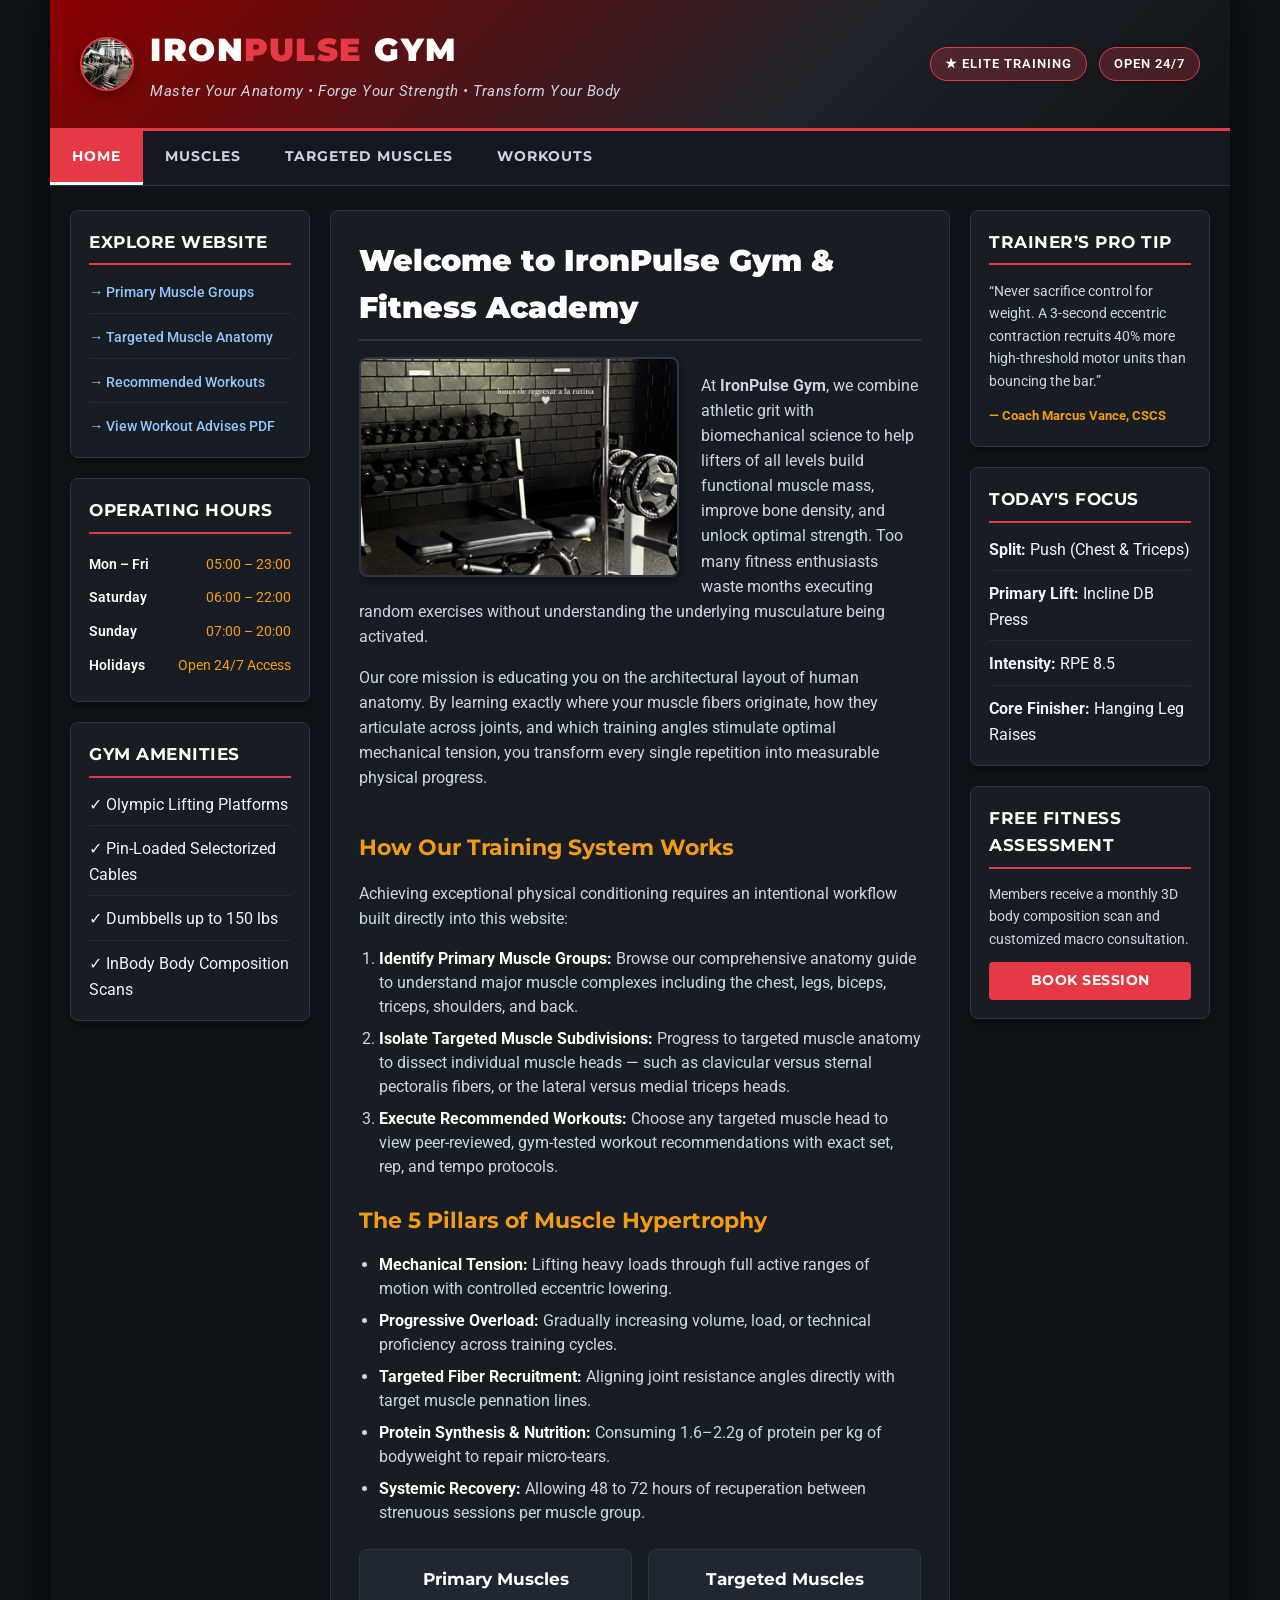
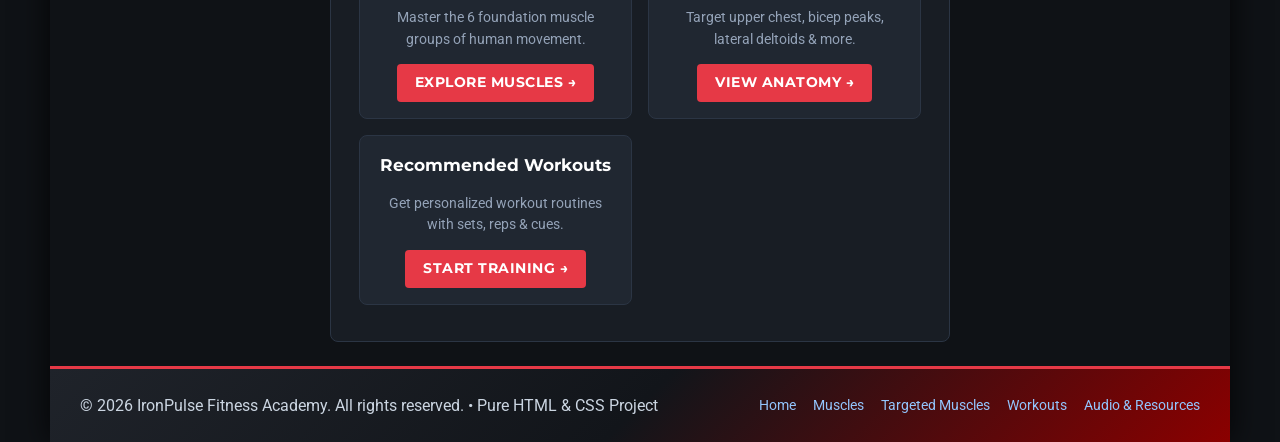
<file: index.html>
<!DOCTYPE html>
<html lang="en">
<head>
  <meta charset="UTF-8">
  <meta name="viewport" content="width=device-width, initial-scale=1.0">
  <meta name="description" content="IronPulse Gym &amp; Fitness Academy - Master your muscle anatomy and build strength through science-based workouts.">
  <title>IronPulse Gym &amp; Fitness Academy | Home</title>
  
  <!-- Normalize & Main Stylesheets per Exam Specifications -->
  <link rel="stylesheet" href="styles/normalize.css">
  <link rel="stylesheet" href="styles/main.css">
</head>
<body>
  <!-- Fixed Width Centered Container per Exam Spec -->
  <div class="page-wrapper">

    <!-- Header with Website Title, Tagline, and Real Logo Image per Exam Spec -->
    <header class="site-header">
      <div class="brand-container">
        <a href="index.html">
          <img src="images/logo-badge.jpg" alt="IronPulse Gym Logo" class="brand-logo-img">
        </a>
        <div class="brand-text">
          <h1>Iron<span>Pulse</span> Gym</h1>
          <p class="brand-tagline">Master Your Anatomy &bull; Forge Your Strength &bull; Transform Your Body</p>
        </div>
      </div>
      <div class="header-badges">
        <span class="badge-item">&#9733; Elite Training</span>
        <span class="badge-item">Open 24/7</span>
      </div>
    </header>

    <!-- Horizontal Navigation Bar with Active Page State -->
    <nav class="main-nav" aria-label="Main Navigation">
      <ul>
        <li><a href="index.html" class="active">Home</a></li>
        <li><a href="muscles.html">Muscles</a></li>
        <li><a href="defined-muscles.html">Targeted Muscles</a></li>
        <li><a href="workout.html">Workouts</a></li>
      </ul>
    </nav>

    <!-- 3-Column Layout: Left Sidebar A, Main Content, Right Sidebar B -->
    <div class="three-column-layout">

      <!-- Left Sidebar (Sidebar A) with Links to Other Pages per Exam Spec -->
      <aside class="sidebar-left" aria-label="Explore Website">
        <div class="widget-card">
          <h3 class="widget-title">Explore Website</h3>
          <ul class="widget-list">
            <li><a href="muscles.html">&rarr; Primary Muscle Groups</a></li>
            <li><a href="defined-muscles.html">&rarr; Targeted Muscle Anatomy</a></li>
            <li><a href="workout.html">&rarr; Recommended Workouts</a></li>
            <li><a href="workout.html#media-section">&rarr; View Workout Advises PDF</a></li>
          </ul>
        </div>

        <div class="widget-card">
          <h3 class="widget-title">Operating Hours</h3>
          <table class="hours-table">
            <tr>
              <td class="day">Mon &ndash; Fri</td>
              <td class="time">05:00 &ndash; 23:00</td>
            </tr>
            <tr>
              <td class="day">Saturday</td>
              <td class="time">06:00 &ndash; 22:00</td>
            </tr>
            <tr>
              <td class="day">Sunday</td>
              <td class="time">07:00 &ndash; 20:00</td>
            </tr>
            <tr>
              <td class="day">Holidays</td>
              <td class="time">Open 24/7 Access</td>
            </tr>
          </table>
        </div>

        <div class="widget-card">
          <h3 class="widget-title">Gym Amenities</h3>
          <ul class="widget-list">
            <li>&check; Olympic Lifting Platforms</li>
            <li>&check; Pin-Loaded Selectorized Cables</li>
            <li>&check; Dumbbells up to 150 lbs</li>
            <li>&check; InBody Body Composition Scans</li>
          </ul>
        </div>
      </aside>

      <!-- Main Content Area with Floated Image, Headings, Text, Lists per Exam Spec -->
      <section class="main-content" aria-label="Welcome and Overview">
        <h1 class="content-title">Welcome to IronPulse Gym &amp; Fitness Academy</h1>
        
        <!-- Text with Floated Image per Exam Requirement -->
        <div class="floated-img-container">
          <img src="images/gymequipments.jpg" alt="IronPulse State of the Art Gym Equipment" class="floated-img">
          <p>
            At <strong>IronPulse Gym</strong>, we combine athletic grit with biomechanical science to help lifters of all levels build functional muscle mass, improve bone density, and unlock optimal strength. Too many fitness enthusiasts waste months executing random exercises without understanding the underlying musculature being activated.
          </p>
          <p>
            Our core mission is educating you on the architectural layout of human anatomy. By learning exactly where your muscle fibers originate, how they articulate across joints, and which training angles stimulate optimal mechanical tension, you transform every single repetition into measurable physical progress.
          </p>
        </div>

        <div class="clear-float"></div>

        <h2 class="sub-title">How Our Training System Works</h2>
        <p>
          Achieving exceptional physical conditioning requires an intentional workflow built directly into this website:
        </p>

        <!-- Ordered List per Exam Requirement -->
        <ol class="ordered-features">
          <li>
            <strong>Identify Primary Muscle Groups:</strong> Browse our comprehensive anatomy guide to understand major muscle complexes including the chest, legs, biceps, triceps, shoulders, and back.
          </li>
          <li>
            <strong>Isolate Targeted Muscle Subdivisions:</strong> Progress to targeted muscle anatomy to dissect individual muscle heads &mdash; such as clavicular versus sternal pectoralis fibers, or the lateral versus medial triceps heads.
          </li>
          <li>
            <strong>Execute Recommended Workouts:</strong> Choose any targeted muscle head to view peer-reviewed, gym-tested workout recommendations with exact set, rep, and tempo protocols.
          </li>
        </ol>

        <h2 class="sub-title">The 5 Pillars of Muscle Hypertrophy</h2>
        <!-- Unordered List per Exam Requirement -->
        <ul class="unordered-highlights">
          <li><strong>Mechanical Tension:</strong> Lifting heavy loads through full active ranges of motion with controlled eccentric lowering.</li>
          <li><strong>Progressive Overload:</strong> Gradually increasing volume, load, or technical proficiency across training cycles.</li>
          <li><strong>Targeted Fiber Recruitment:</strong> Aligning joint resistance angles directly with target muscle pennation lines.</li>
          <li><strong>Protein Synthesis &amp; Nutrition:</strong> Consuming 1.6&ndash;2.2g of protein per kg of bodyweight to repair micro-tears.</li>
          <li><strong>Systemic Recovery:</strong> Allowing 48 to 72 hours of recuperation between strenuous sessions per muscle group.</li>
        </ul>

        <!-- Action Callout Grid -->
        <div class="cta-grid">
          <div class="cta-box">
            <h4>Primary Muscles</h4>
            <p>Master the 6 foundation muscle groups of human movement.</p>
            <a href="muscles.html" class="btn-action">Explore Muscles &rarr;</a>
          </div>
          <div class="cta-box">
            <h4>Targeted Muscles</h4>
            <p>Target upper chest, bicep peaks, lateral deltoids &amp; more.</p>
            <a href="defined-muscles.html" class="btn-action">View Anatomy &rarr;</a>
          </div>
          <div class="cta-box">
            <h4>Recommended Workouts</h4>
            <p>Get personalized workout routines with sets, reps &amp; cues.</p>
            <a href="workout.html" class="btn-action">Start Training &rarr;</a>
          </div>
        </div>
      </section>

      <!-- Right Sidebar (Sidebar B) per Exam Spec -->
      <aside class="sidebar-right" aria-label="Gym Highlights">
        <div class="widget-card">
          <h3 class="widget-title">Trainer&rsquo;s Pro Tip</h3>
          <p style="font-size: 0.88rem; color: #cbd5e1; margin-bottom: 10px;">
            &ldquo;Never sacrifice control for weight. A 3-second eccentric contraction recruits 40% more high-threshold motor units than bouncing the bar.&rdquo;
          </p>
          <small style="color: var(--accent-color); font-weight: 700;">&mdash; Coach Marcus Vance, CSCS</small>
        </div>

        <div class="widget-card">
          <h3 class="widget-title">Today's Focus</h3>
          <ul class="widget-list">
            <li><strong>Split:</strong> Push (Chest &amp; Triceps)</li>
            <li><strong>Primary Lift:</strong> Incline DB Press</li>
            <li><strong>Intensity:</strong> RPE 8.5</li>
            <li><strong>Core Finisher:</strong> Hanging Leg Raises</li>
          </ul>
        </div>

        <div class="widget-card">
          <h3 class="widget-title">Free Fitness Assessment</h3>
          <p style="font-size: 0.88rem; color: #cbd5e1; margin-bottom: 12px;">
            Members receive a monthly 3D body composition scan and customized macro consultation.
          </p>
          <a href="workout.html" class="btn-action" style="display: block; text-align: center;">Book Session</a>
        </div>
      </aside>

    </div>

    <!-- Footer with Gradient, Links, and Character Entity per Exam Spec -->
    <footer class="site-footer">
      <div class="footer-content">
        <p class="footer-copy">
          &copy; 2026 IronPulse Fitness Academy. All rights reserved. &bull; Pure HTML &amp; CSS Project
        </p>
        <div class="footer-links">
          <a href="index.html">Home</a>
          <a href="muscles.html">Muscles</a>
          <a href="defined-muscles.html">Targeted Muscles</a>
          <a href="workout.html">Workouts</a>
          <a href="workout.html#media-section">Audio &amp; Resources</a>
        </div>
      </div>
    </footer>

  </div>
</body>
</html>
</file>
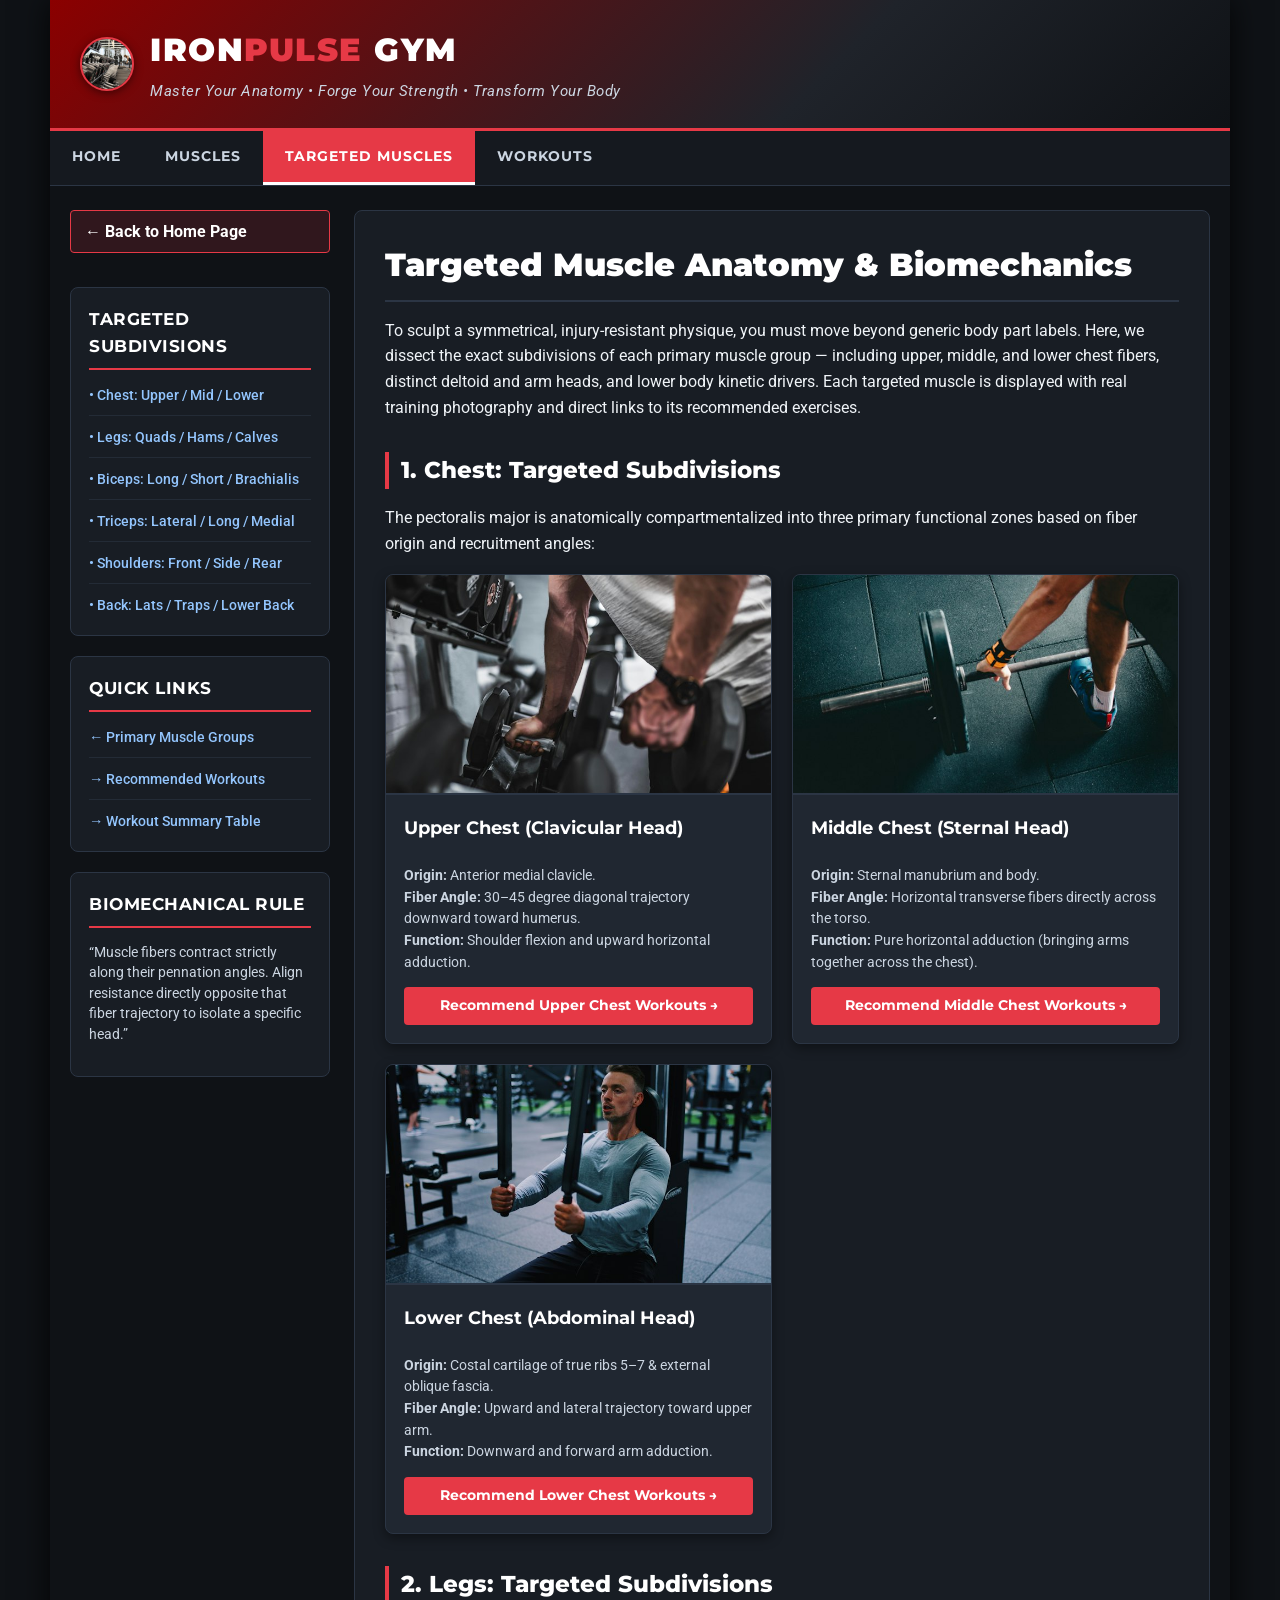
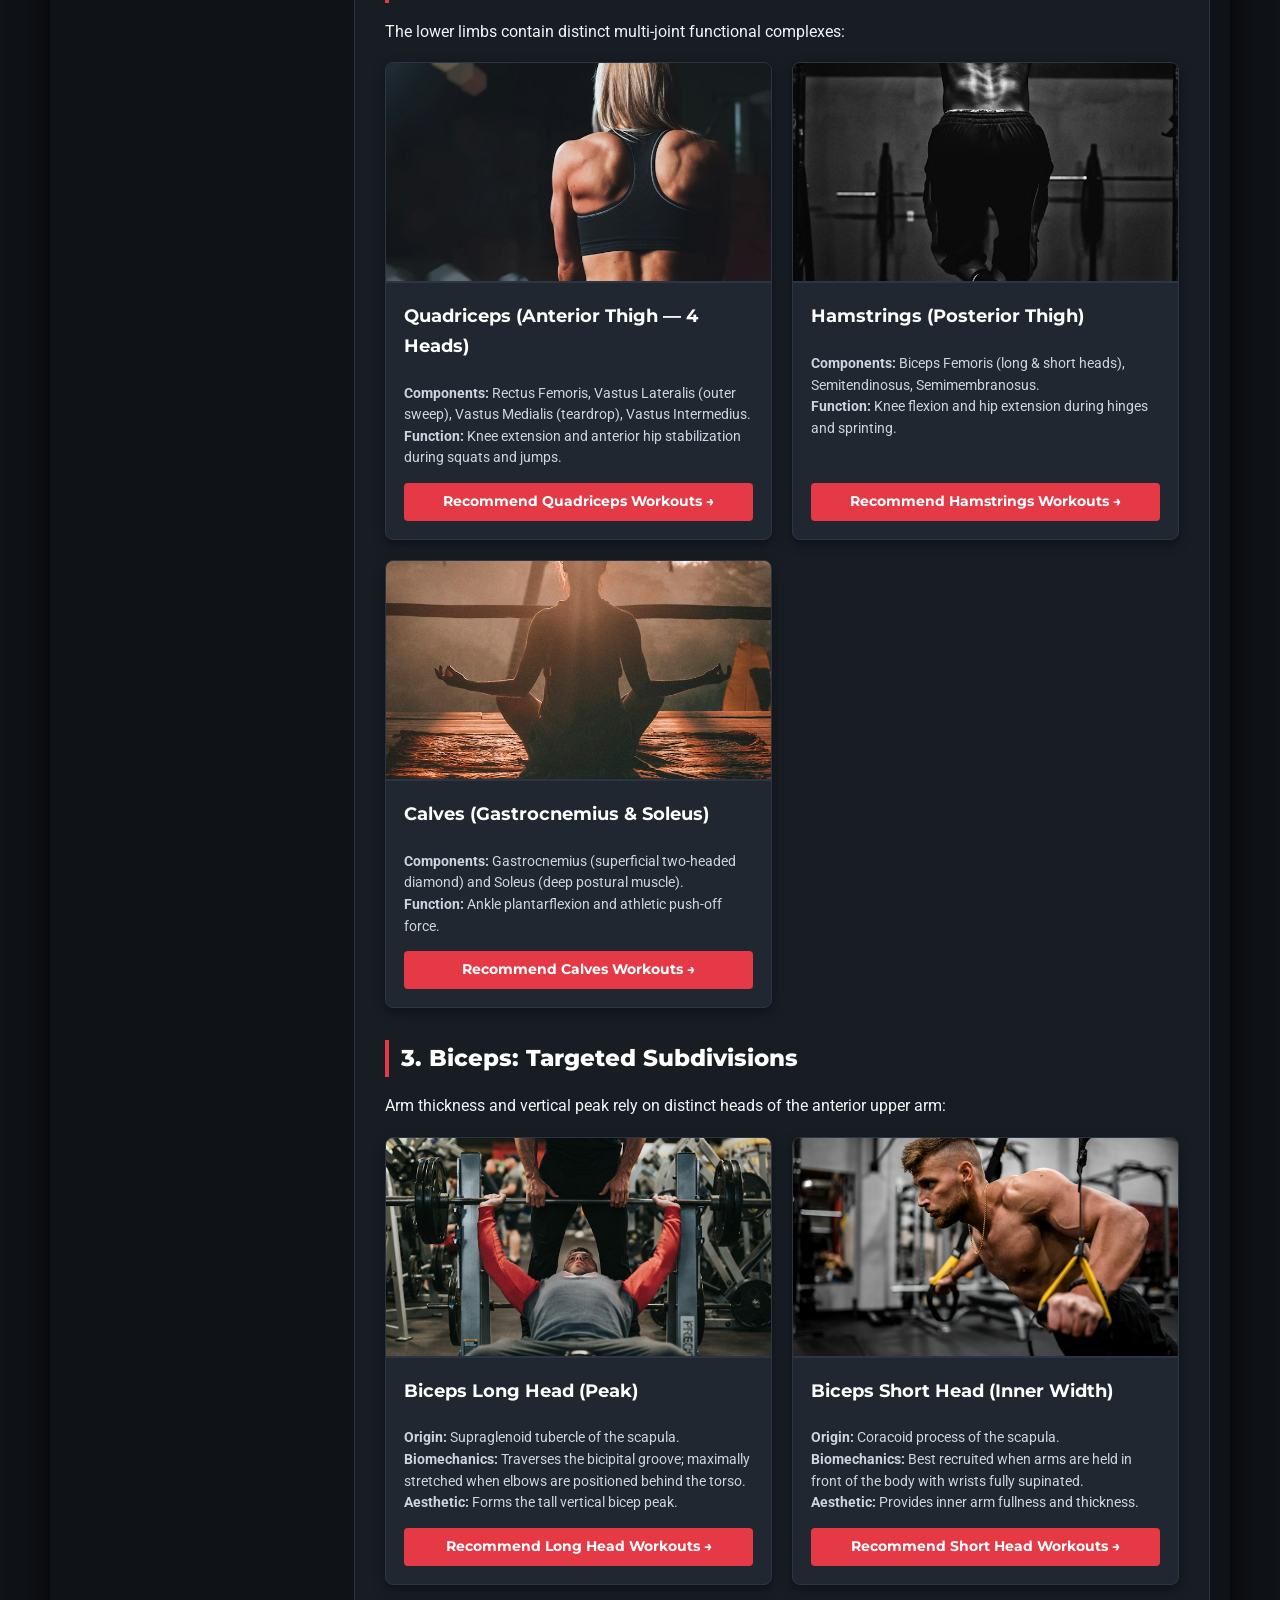
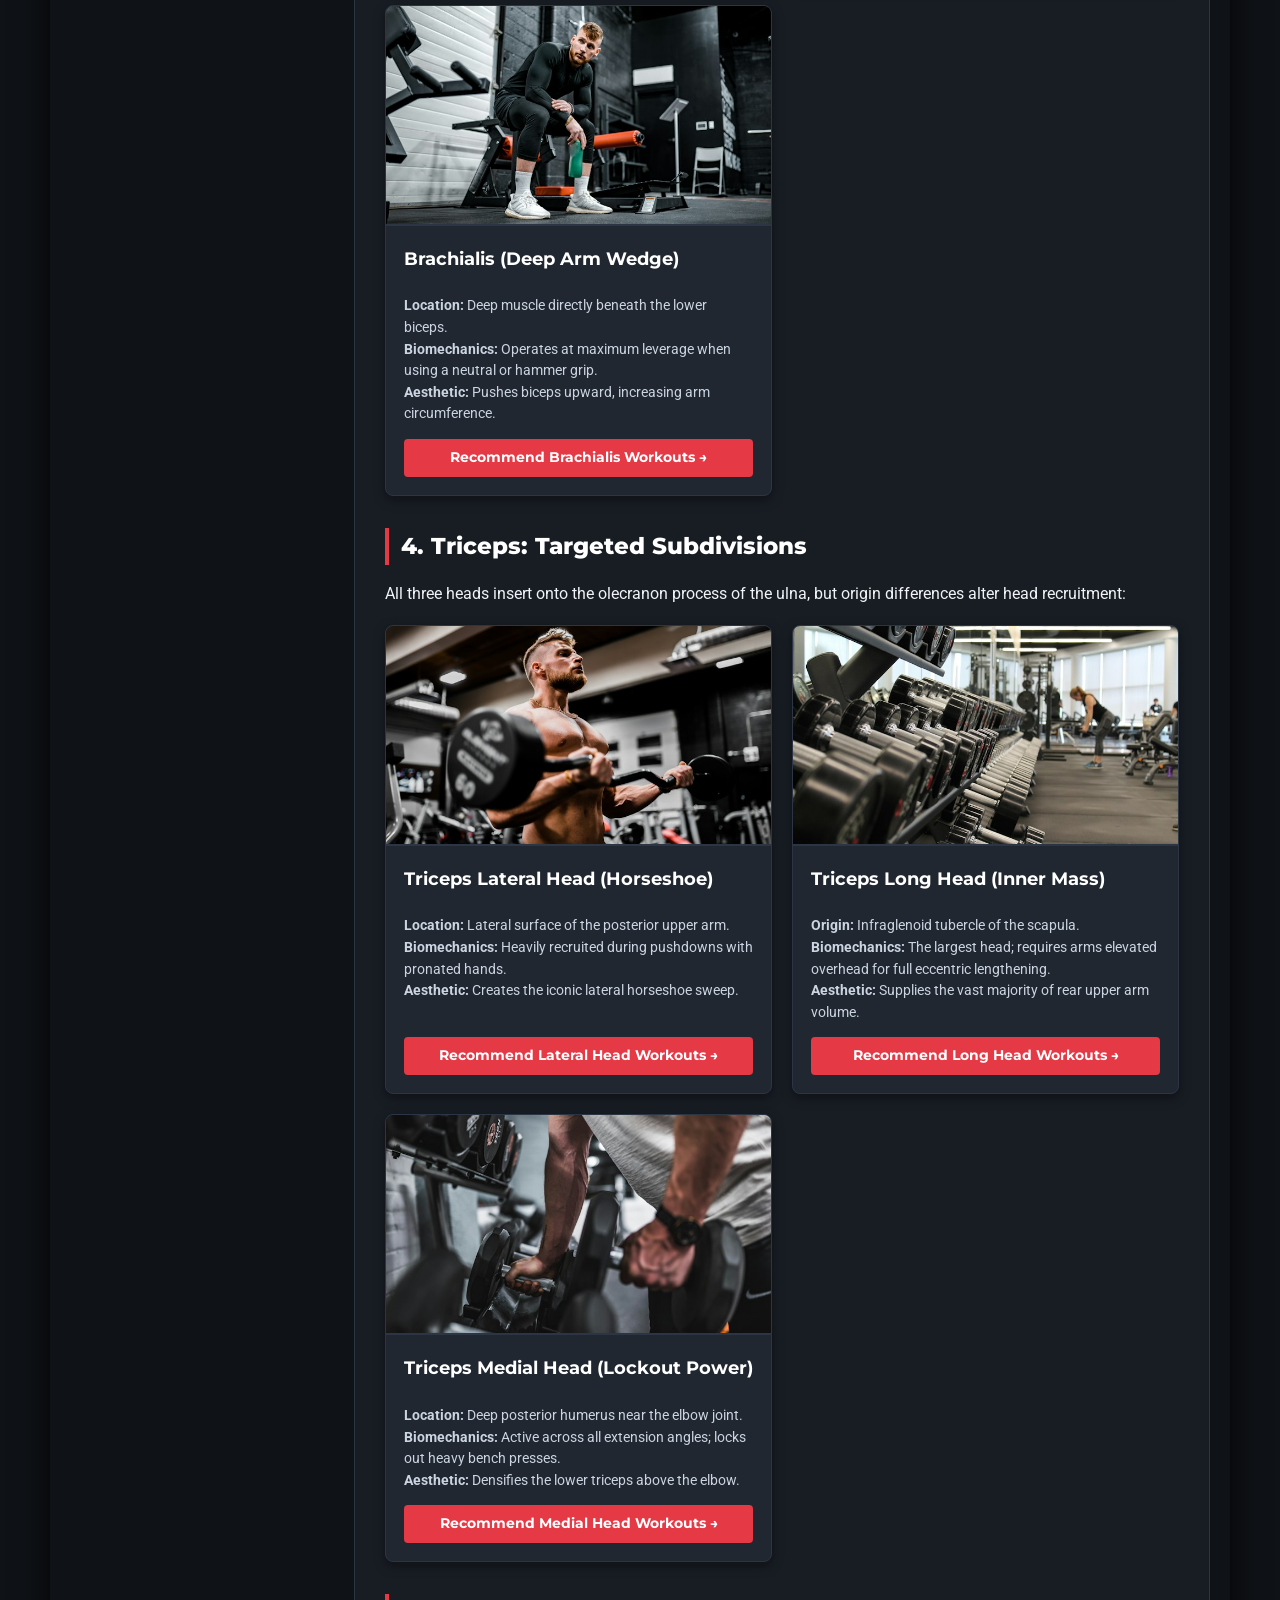
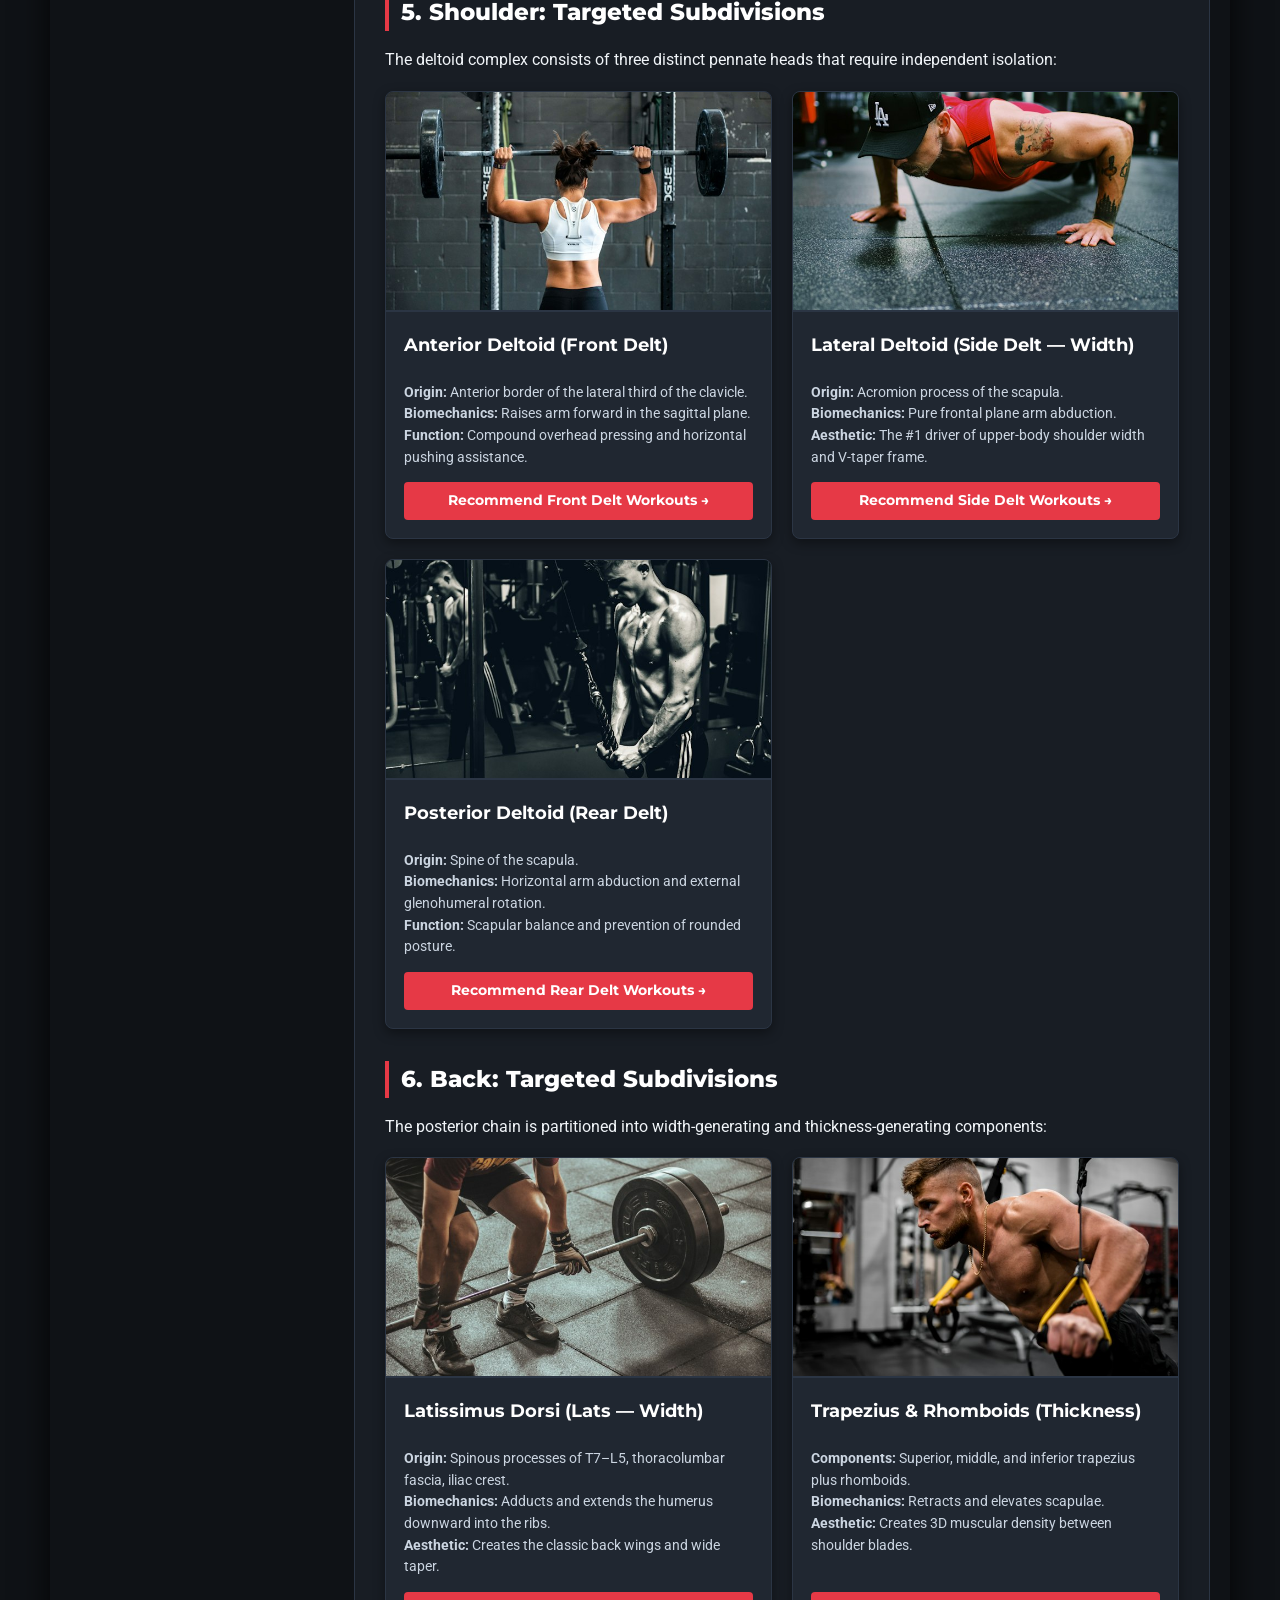
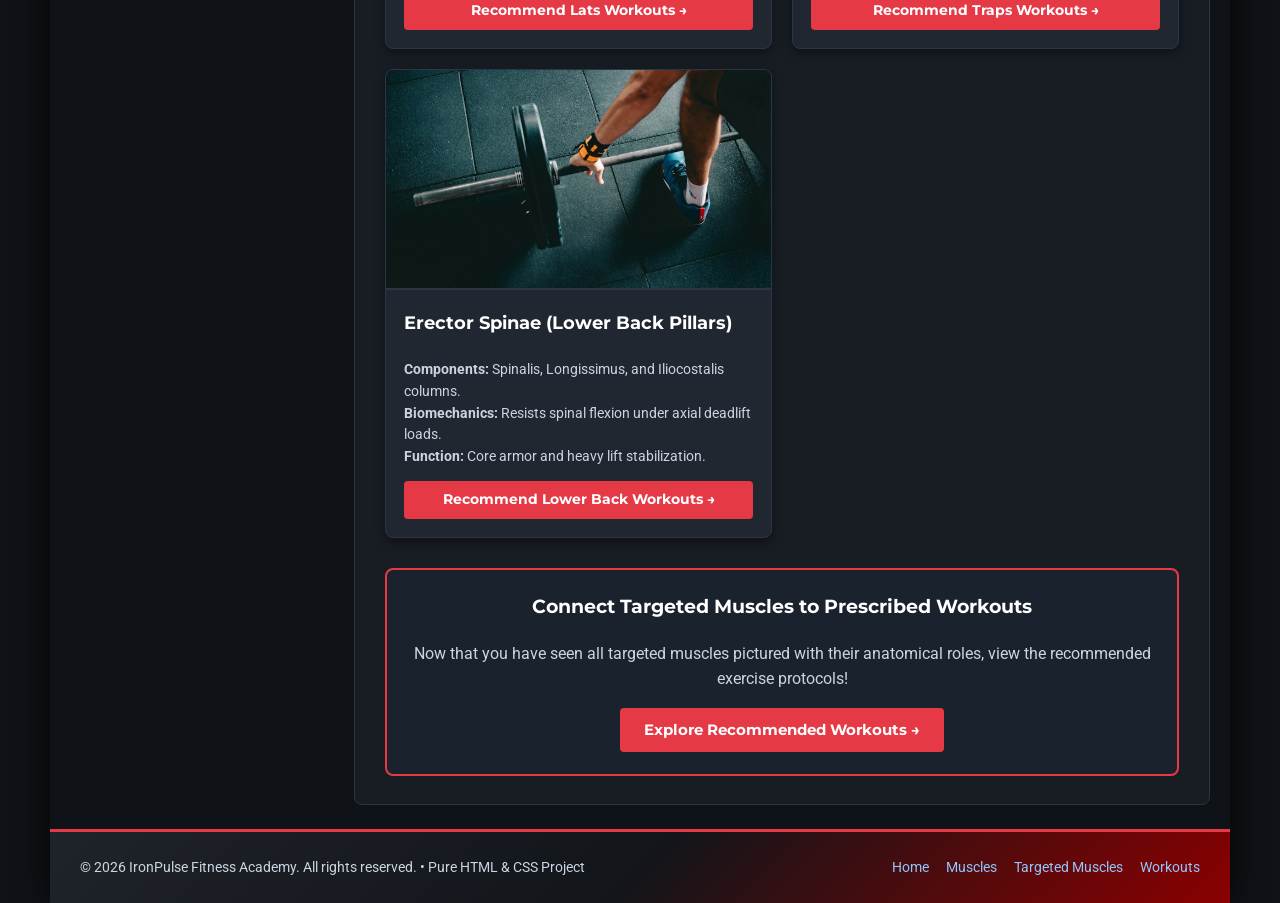
<file: defined-muscles.html>
<!DOCTYPE html>
<html lang="en">
<head>
  <meta charset="UTF-8">
  <meta name="viewport" content="width=device-width, initial-scale=1.0">
  <meta name="description" content="In-depth targeted muscle subdivisions: Upper, middle, lower chest, deltoid heads, arm heads, legs, and back divisions with real photo demonstrations.">
  <title>Targeted Muscle Anatomy &amp; Subdivisions | IronPulse Gym</title>

  <!-- Normalize & Content Stylesheets per Exam Specifications -->
  <link rel="stylesheet" href="styles/normalize.css">
  <link rel="stylesheet" href="styles/content.css">
</head>
<body>
  <!-- Fixed Width Centered Container per Exam Spec -->
  <div class="page-wrapper">

    <!-- Header with Website Title and Tagline per Exam Spec -->
    <header class="site-header">
      <div class="brand-container">
        <a href="index.html">
          <img src="images/logo-badge.jpg" alt="IronPulse Gym Logo" class="brand-logo-img">
        </a>
        <div class="brand-text">
          <h1>Iron<span>Pulse</span> Gym</h1>
          <p class="brand-tagline">Master Your Anatomy &bull; Forge Your Strength &bull; Transform Your Body</p>
        </div>
      </div>
    </header>

    <!-- Horizontal Navigation Bar with Current Active Page -->
    <nav class="main-nav" aria-label="Main Navigation">
      <ul>
        <li><a href="index.html">Home</a></li>
        <li><a href="muscles.html">Muscles</a></li>
        <li><a href="defined-muscles.html" class="active">Targeted Muscles</a></li>
        <li><a href="workout.html">Workouts</a></li>
      </ul>
    </nav>

    <!-- 2-Column Layout per Exam Spec: Aside + Main Content -->
    <div class="two-column-layout">

      <!-- Left Aside with Link Back to Home Page & Jump Navigation per Exam Spec -->
      <aside class="sidebar-aside" aria-label="Targeted Muscle Navigation">
        
        <!-- Required Link back to Home Page -->
        <a href="index.html" class="back-home-link">&larr; Back to Home Page</a>

        <div class="aside-widget">
          <h3 class="aside-title">Targeted Subdivisions</h3>
          <ul class="aside-menu">
            <li><a href="#chest-details">&bull; Chest: Upper / Mid / Lower</a></li>
            <li><a href="#legs-details">&bull; Legs: Quads / Hams / Calves</a></li>
            <li><a href="#biceps-details">&bull; Biceps: Long / Short / Brachialis</a></li>
            <li><a href="#triceps-details">&bull; Triceps: Lateral / Long / Medial</a></li>
            <li><a href="#shoulder-details">&bull; Shoulders: Front / Side / Rear</a></li>
            <li><a href="#back-details">&bull; Back: Lats / Traps / Lower Back</a></li>
          </ul>
        </div>

        <div class="aside-widget">
          <h3 class="aside-title">Quick Links</h3>
          <ul class="aside-menu">
            <li><a href="muscles.html">&larr; Primary Muscle Groups</a></li>
            <li><a href="workout.html">&rarr; Recommended Workouts</a></li>
            <li><a href="workout.html#workout-routine">&rarr; Workout Summary Table</a></li>
          </ul>
        </div>

        <div class="aside-widget">
          <h3 class="aside-title">Biomechanical Rule</h3>
          <p style="font-size: 0.85rem; color: #cbd5e1; line-height: 1.5;">
            &ldquo;Muscle fibers contract strictly along their pennation angles. Align resistance directly opposite that fiber trajectory to isolate a specific head.&rdquo;
          </p>
        </div>
      </aside>

      <!-- Main Content Area with Detailed Targeted Muscle Subdivisions and Real Photos -->
      <main class="content-area" aria-label="Targeted Muscle Anatomy Details">
        <h1 class="page-title">Targeted Muscle Anatomy &amp; Biomechanics</h1>
        <p>
          To sculpt a symmetrical, injury-resistant physique, you must move beyond generic body part labels. Here, we dissect the exact subdivisions of each primary muscle group &mdash; including upper, middle, and lower chest fibers, distinct deltoid and arm heads, and lower body kinetic drivers. Each targeted muscle is displayed with real training photography and direct links to its recommended exercises.
        </p>

        <!-- 1. CHEST SUBDIVISIONS -->
        <section id="chest-details">
          <h2 class="muscle-heading">1. Chest: Targeted Subdivisions</h2>
          <p>
            The pectoralis major is anatomically compartmentalized into three primary functional zones based on fiber origin and recruitment angles:
          </p>

          <div class="targeted-grid">
            <!-- Upper Chest Card -->
            <div class="targeted-card" id="sub-upper-chest">
              <img src="images/upper-chest.jpg" alt="Targeted Upper Chest Muscle (Clavicular Head)" class="targeted-card-img">
              <div class="targeted-card-body">
                <h4>Upper Chest (Clavicular Head)</h4>
                <p>
                  <strong>Origin:</strong> Anterior medial clavicle.<br>
                  <strong>Fiber Angle:</strong> 30&ndash;45 degree diagonal trajectory downward toward humerus.<br>
                  <strong>Function:</strong> Shoulder flexion and upward horizontal adduction.
                </p>
                <a href="workout.html#upper-chest" class="workout-rec-btn">
                  Recommend Upper Chest Workouts &rarr;
                </a>
              </div>
            </div>

            <!-- Middle Chest Card -->
            <div class="targeted-card" id="sub-middle-chest">
              <img src="images/middle-chest.jpg" alt="Targeted Middle Chest Muscle (Sternal Head)" class="targeted-card-img">
              <div class="targeted-card-body">
                <h4>Middle Chest (Sternal Head)</h4>
                <p>
                  <strong>Origin:</strong> Sternal manubrium and body.<br>
                  <strong>Fiber Angle:</strong> Horizontal transverse fibers directly across the torso.<br>
                  <strong>Function:</strong> Pure horizontal adduction (bringing arms together across the chest).
                </p>
                <a href="workout.html#middle-chest" class="workout-rec-btn">
                  Recommend Middle Chest Workouts &rarr;
                </a>
              </div>
            </div>

            <!-- Lower Chest Card -->
            <div class="targeted-card" id="sub-lower-chest">
              <img src="images/lower-chest.jpg" alt="Targeted Lower Chest Muscle (Abdominal Head)" class="targeted-card-img">
              <div class="targeted-card-body">
                <h4>Lower Chest (Abdominal Head)</h4>
                <p>
                  <strong>Origin:</strong> Costal cartilage of true ribs 5&ndash;7 &amp; external oblique fascia.<br>
                  <strong>Fiber Angle:</strong> Upward and lateral trajectory toward upper arm.<br>
                  <strong>Function:</strong> Downward and forward arm adduction.
                </p>
                <a href="workout.html#lower-chest" class="workout-rec-btn">
                  Recommend Lower Chest Workouts &rarr;
                </a>
              </div>
            </div>
          </div>
        </section>

        <!-- 2. LEGS SUBDIVISIONS -->
        <section id="legs-details">
          <h2 class="muscle-heading">2. Legs: Targeted Subdivisions</h2>
          <p>
            The lower limbs contain distinct multi-joint functional complexes:
          </p>

          <div class="targeted-grid">
            <!-- Quadriceps Card -->
            <div class="targeted-card" id="sub-quadriceps">
              <img src="images/quadriceps.jpg" alt="Targeted Quadriceps Muscle (Anterior Thigh)" class="targeted-card-img">
              <div class="targeted-card-body">
                <h4>Quadriceps (Anterior Thigh &mdash; 4 Heads)</h4>
                <p>
                  <strong>Components:</strong> Rectus Femoris, Vastus Lateralis (outer sweep), Vastus Medialis (teardrop), Vastus Intermedius.<br>
                  <strong>Function:</strong> Knee extension and anterior hip stabilization during squats and jumps.
                </p>
                <a href="workout.html#quadriceps" class="workout-rec-btn">
                  Recommend Quadriceps Workouts &rarr;
                </a>
              </div>
            </div>

            <!-- Hamstrings Card -->
            <div class="targeted-card" id="sub-hamstrings">
              <img src="images/hamstrings.jpg" alt="Targeted Hamstrings Muscle (Posterior Thigh)" class="targeted-card-img">
              <div class="targeted-card-body">
                <h4>Hamstrings (Posterior Thigh)</h4>
                <p>
                  <strong>Components:</strong> Biceps Femoris (long &amp; short heads), Semitendinosus, Semimembranosus.<br>
                  <strong>Function:</strong> Knee flexion and hip extension during hinges and sprinting.
                </p>
                <a href="workout.html#hamstrings" class="workout-rec-btn">
                  Recommend Hamstrings Workouts &rarr;
                </a>
              </div>
            </div>

            <!-- Calves Card -->
            <div class="targeted-card" id="sub-calves">
              <img src="images/calves.jpg" alt="Targeted Calves Muscle (Gastrocnemius &amp; Soleus)" class="targeted-card-img">
              <div class="targeted-card-body">
                <h4>Calves (Gastrocnemius &amp; Soleus)</h4>
                <p>
                  <strong>Components:</strong> Gastrocnemius (superficial two-headed diamond) and Soleus (deep postural muscle).<br>
                  <strong>Function:</strong> Ankle plantarflexion and athletic push-off force.
                </p>
                <a href="workout.html#calves" class="workout-rec-btn">
                  Recommend Calves Workouts &rarr;
                </a>
              </div>
            </div>
          </div>
        </section>

        <!-- 3. BICEPS SUBDIVISIONS -->
        <section id="biceps-details">
          <h2 class="muscle-heading">3. Biceps: Targeted Subdivisions</h2>
          <p>
            Arm thickness and vertical peak rely on distinct heads of the anterior upper arm:
          </p>

          <div class="targeted-grid">
            <!-- Bicep Long Head Card -->
            <div class="targeted-card" id="sub-bicep-long">
              <img src="images/bicep-long.jpg" alt="Targeted Biceps Long Head for Vertical Peak" class="targeted-card-img">
              <div class="targeted-card-body">
                <h4>Biceps Long Head (Peak)</h4>
                <p>
                  <strong>Origin:</strong> Supraglenoid tubercle of the scapula.<br>
                  <strong>Biomechanics:</strong> Traverses the bicipital groove; maximally stretched when elbows are positioned behind the torso.<br>
                  <strong>Aesthetic:</strong> Forms the tall vertical bicep peak.
                </p>
                <a href="workout.html#bicep-long" class="workout-rec-btn">
                  Recommend Long Head Workouts &rarr;
                </a>
              </div>
            </div>

            <!-- Bicep Short Head Card -->
            <div class="targeted-card" id="sub-bicep-short">
              <img src="images/bicep-short.jpg" alt="Targeted Biceps Short Head for Arm Width" class="targeted-card-img">
              <div class="targeted-card-body">
                <h4>Biceps Short Head (Inner Width)</h4>
                <p>
                  <strong>Origin:</strong> Coracoid process of the scapula.<br>
                  <strong>Biomechanics:</strong> Best recruited when arms are held in front of the body with wrists fully supinated.<br>
                  <strong>Aesthetic:</strong> Provides inner arm fullness and thickness.
                </p>
                <a href="workout.html#bicep-short" class="workout-rec-btn">
                  Recommend Short Head Workouts &rarr;
                </a>
              </div>
            </div>

            <!-- Brachialis Card -->
            <div class="targeted-card" id="sub-brachialis">
              <img src="images/brachialis.jpg" alt="Targeted Brachialis Muscle for Upper Arm Thickness" class="targeted-card-img">
              <div class="targeted-card-body">
                <h4>Brachialis (Deep Arm Wedge)</h4>
                <p>
                  <strong>Location:</strong> Deep muscle directly beneath the lower biceps.<br>
                  <strong>Biomechanics:</strong> Operates at maximum leverage when using a neutral or hammer grip.<br>
                  <strong>Aesthetic:</strong> Pushes biceps upward, increasing arm circumference.
                </p>
                <a href="workout.html#brachialis" class="workout-rec-btn">
                  Recommend Brachialis Workouts &rarr;
                </a>
              </div>
            </div>
          </div>
        </section>

        <!-- 4. TRICEPS SUBDIVISIONS -->
        <section id="triceps-details">
          <h2 class="muscle-heading">4. Triceps: Targeted Subdivisions</h2>
          <p>
            All three heads insert onto the olecranon process of the ulna, but origin differences alter head recruitment:
          </p>

          <div class="targeted-grid">
            <!-- Tricep Lateral Head Card -->
            <div class="targeted-card" id="sub-tricep-lateral">
              <img src="images/tricep-lateral.jpg" alt="Targeted Triceps Lateral Head (Horseshoe)" class="targeted-card-img">
              <div class="targeted-card-body">
                <h4>Triceps Lateral Head (Horseshoe)</h4>
                <p>
                  <strong>Location:</strong> Lateral surface of the posterior upper arm.<br>
                  <strong>Biomechanics:</strong> Heavily recruited during pushdowns with pronated hands.<br>
                  <strong>Aesthetic:</strong> Creates the iconic lateral horseshoe sweep.
                </p>
                <a href="workout.html#tricep-lateral" class="workout-rec-btn">
                  Recommend Lateral Head Workouts &rarr;
                </a>
              </div>
            </div>

            <!-- Tricep Long Head Card -->
            <div class="targeted-card" id="sub-tricep-long">
              <img src="images/tricep-long.jpg" alt="Targeted Triceps Long Head (Overhead Stretch)" class="targeted-card-img">
              <div class="targeted-card-body">
                <h4>Triceps Long Head (Inner Mass)</h4>
                <p>
                  <strong>Origin:</strong> Infraglenoid tubercle of the scapula.<br>
                  <strong>Biomechanics:</strong> The largest head; requires arms elevated overhead for full eccentric lengthening.<br>
                  <strong>Aesthetic:</strong> Supplies the vast majority of rear upper arm volume.
                </p>
                <a href="workout.html#tricep-long" class="workout-rec-btn">
                  Recommend Long Head Workouts &rarr;
                </a>
              </div>
            </div>

            <!-- Tricep Medial Head Card -->
            <div class="targeted-card" id="sub-tricep-medial">
              <img src="images/tricep-medial.jpg" alt="Targeted Triceps Medial Head" class="targeted-card-img">
              <div class="targeted-card-body">
                <h4>Triceps Medial Head (Lockout Power)</h4>
                <p>
                  <strong>Location:</strong> Deep posterior humerus near the elbow joint.<br>
                  <strong>Biomechanics:</strong> Active across all extension angles; locks out heavy bench presses.<br>
                  <strong>Aesthetic:</strong> Densifies the lower triceps above the elbow.
                </p>
                <a href="workout.html#tricep-medial" class="workout-rec-btn">
                  Recommend Medial Head Workouts &rarr;
                </a>
              </div>
            </div>
          </div>
        </section>

        <!-- 5. SHOULDER SUBDIVISIONS -->
        <section id="shoulder-details">
          <h2 class="muscle-heading">5. Shoulder: Targeted Subdivisions</h2>
          <p>
            The deltoid complex consists of three distinct pennate heads that require independent isolation:
          </p>

          <div class="targeted-grid">
            <!-- Front Delt Card -->
            <div class="targeted-card" id="sub-delt-front">
              <img src="images/delt-front.jpg" alt="Targeted Anterior (Front) Deltoid Muscle" class="targeted-card-img">
              <div class="targeted-card-body">
                <h4>Anterior Deltoid (Front Delt)</h4>
                <p>
                  <strong>Origin:</strong> Anterior border of the lateral third of the clavicle.<br>
                  <strong>Biomechanics:</strong> Raises arm forward in the sagittal plane.<br>
                  <strong>Function:</strong> Compound overhead pressing and horizontal pushing assistance.
                </p>
                <a href="workout.html#delt-front" class="workout-rec-btn">
                  Recommend Front Delt Workouts &rarr;
                </a>
              </div>
            </div>

            <!-- Side Delt Card -->
            <div class="targeted-card" id="sub-delt-side">
              <img src="images/delt-side.jpg" alt="Targeted Lateral (Side) Deltoid Muscle for V-Taper" class="targeted-card-img">
              <div class="targeted-card-body">
                <h4>Lateral Deltoid (Side Delt &mdash; Width)</h4>
                <p>
                  <strong>Origin:</strong> Acromion process of the scapula.<br>
                  <strong>Biomechanics:</strong> Pure frontal plane arm abduction.<br>
                  <strong>Aesthetic:</strong> The #1 driver of upper-body shoulder width and V-taper frame.
                </p>
                <a href="workout.html#delt-side" class="workout-rec-btn">
                  Recommend Side Delt Workouts &rarr;
                </a>
              </div>
            </div>

            <!-- Rear Delt Card -->
            <div class="targeted-card" id="sub-delt-rear">
              <img src="images/delt-rear.jpg" alt="Targeted Posterior (Rear) Deltoid Muscle" class="targeted-card-img">
              <div class="targeted-card-body">
                <h4>Posterior Deltoid (Rear Delt)</h4>
                <p>
                  <strong>Origin:</strong> Spine of the scapula.<br>
                  <strong>Biomechanics:</strong> Horizontal arm abduction and external glenohumeral rotation.<br>
                  <strong>Function:</strong> Scapular balance and prevention of rounded posture.
                </p>
                <a href="workout.html#delt-rear" class="workout-rec-btn">
                  Recommend Rear Delt Workouts &rarr;
                </a>
              </div>
            </div>
          </div>
        </section>

        <!-- 6. BACK SUBDIVISIONS -->
        <section id="back-details">
          <h2 class="muscle-heading">6. Back: Targeted Subdivisions</h2>
          <p>
            The posterior chain is partitioned into width-generating and thickness-generating components:
          </p>

          <div class="targeted-grid">
            <!-- Lats Card -->
            <div class="targeted-card" id="sub-back-lats">
              <img src="images/back-lats.jpg" alt="Targeted Latissimus Dorsi (Lats) Muscle" class="targeted-card-img">
              <div class="targeted-card-body">
                <h4>Latissimus Dorsi (Lats &mdash; Width)</h4>
                <p>
                  <strong>Origin:</strong> Spinous processes of T7&ndash;L5, thoracolumbar fascia, iliac crest.<br>
                  <strong>Biomechanics:</strong> Adducts and extends the humerus downward into the ribs.<br>
                  <strong>Aesthetic:</strong> Creates the classic back wings and wide taper.
                </p>
                <a href="workout.html#back-lats" class="workout-rec-btn">
                  Recommend Lats Workouts &rarr;
                </a>
              </div>
            </div>

            <!-- Traps & Upper Back Card -->
            <div class="targeted-card" id="sub-back-traps">
              <img src="images/back-traps.jpg" alt="Targeted Trapezius and Rhomboids (Upper Back)" class="targeted-card-img">
              <div class="targeted-card-body">
                <h4>Trapezius &amp; Rhomboids (Thickness)</h4>
                <p>
                  <strong>Components:</strong> Superior, middle, and inferior trapezius plus rhomboids.<br>
                  <strong>Biomechanics:</strong> Retracts and elevates scapulae.<br>
                  <strong>Aesthetic:</strong> Creates 3D muscular density between shoulder blades.
                </p>
                <a href="workout.html#back-traps" class="workout-rec-btn">
                  Recommend Traps Workouts &rarr;
                </a>
              </div>
            </div>

            <!-- Lower Back Card -->
            <div class="targeted-card" id="sub-back-lower">
              <img src="images/back-lower.jpg" alt="Targeted Erector Spinae (Lower Back)" class="targeted-card-img">
              <div class="targeted-card-body">
                <h4>Erector Spinae (Lower Back Pillars)</h4>
                <p>
                  <strong>Components:</strong> Spinalis, Longissimus, and Iliocostalis columns.<br>
                  <strong>Biomechanics:</strong> Resists spinal flexion under axial deadlift loads.<br>
                  <strong>Function:</strong> Core armor and heavy lift stabilization.
                </p>
                <a href="workout.html#back-lower" class="workout-rec-btn">
                  Recommend Lower Back Workouts &rarr;
                </a>
              </div>
            </div>
          </div>
        </section>

        <!-- Callout to Workouts Page -->
        <div style="background: #1a222e; border: 2px solid var(--primary-color); border-radius: 8px; padding: 22px; margin-top: 30px; text-align: center;">
          <h3 style="color: #ffffff; font-family: 'Montserrat', sans-serif; margin-top: 0;">Connect Targeted Muscles to Prescribed Workouts</h3>
          <p style="color: #cbd5e1; margin-bottom: 16px;">
            Now that you have seen all targeted muscles pictured with their anatomical roles, view the recommended exercise protocols!
          </p>
          <a href="workout.html" class="workout-rec-btn" style="padding: 10px 24px; font-size: 0.95rem;">
            Explore Recommended Workouts &rarr;
          </a>
        </div>
      </main>

    </div>

    <!-- Footer with Gradient, Links, and Character Entity per Exam Spec -->
    <footer class="site-footer">
      <div class="footer-content">
        <p class="footer-copy">
          &copy; 2026 IronPulse Fitness Academy. All rights reserved. &bull; Pure HTML &amp; CSS Project
        </p>
        <div class="footer-links">
          <a href="index.html">Home</a>
          <a href="muscles.html">Muscles</a>
          <a href="defined-muscles.html">Targeted Muscles</a>
          <a href="workout.html">Workouts</a>
        </div>
      </div>
    </footer>

  </div>
</body>
</html>
</file>
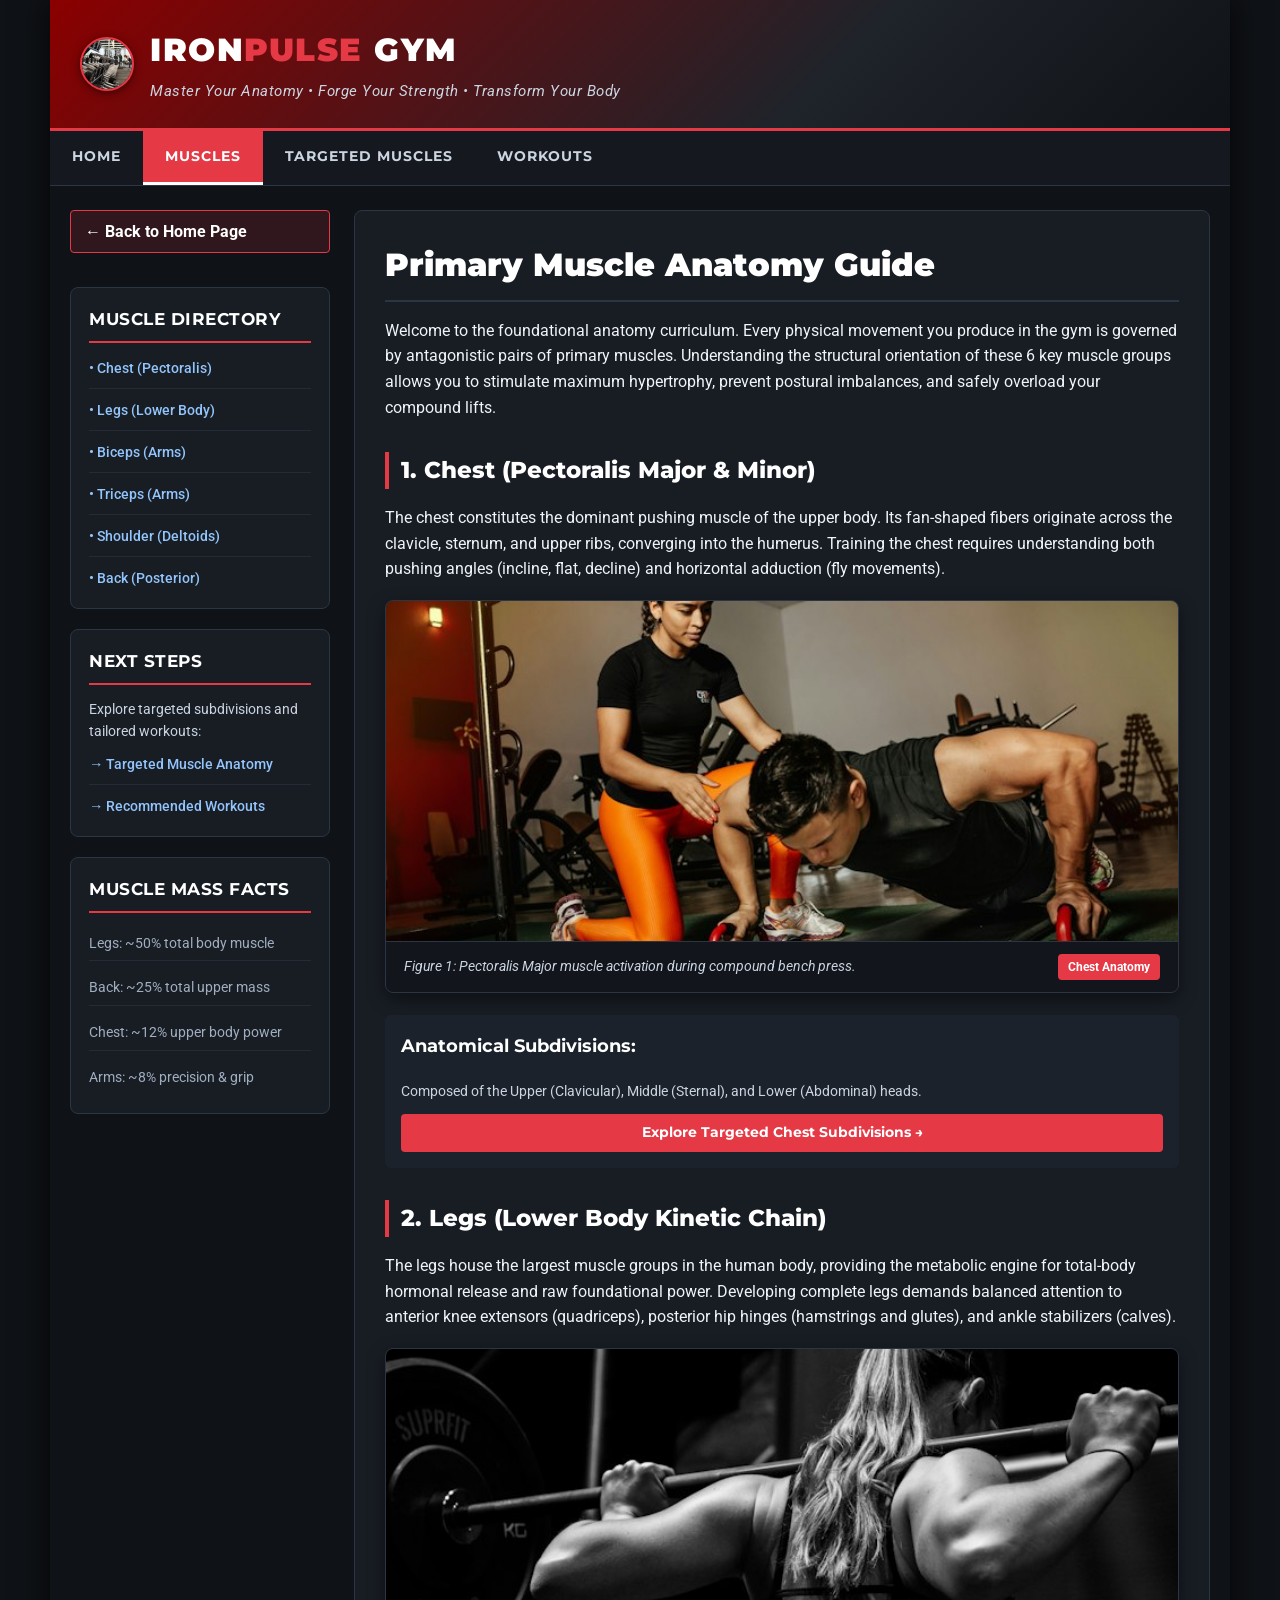
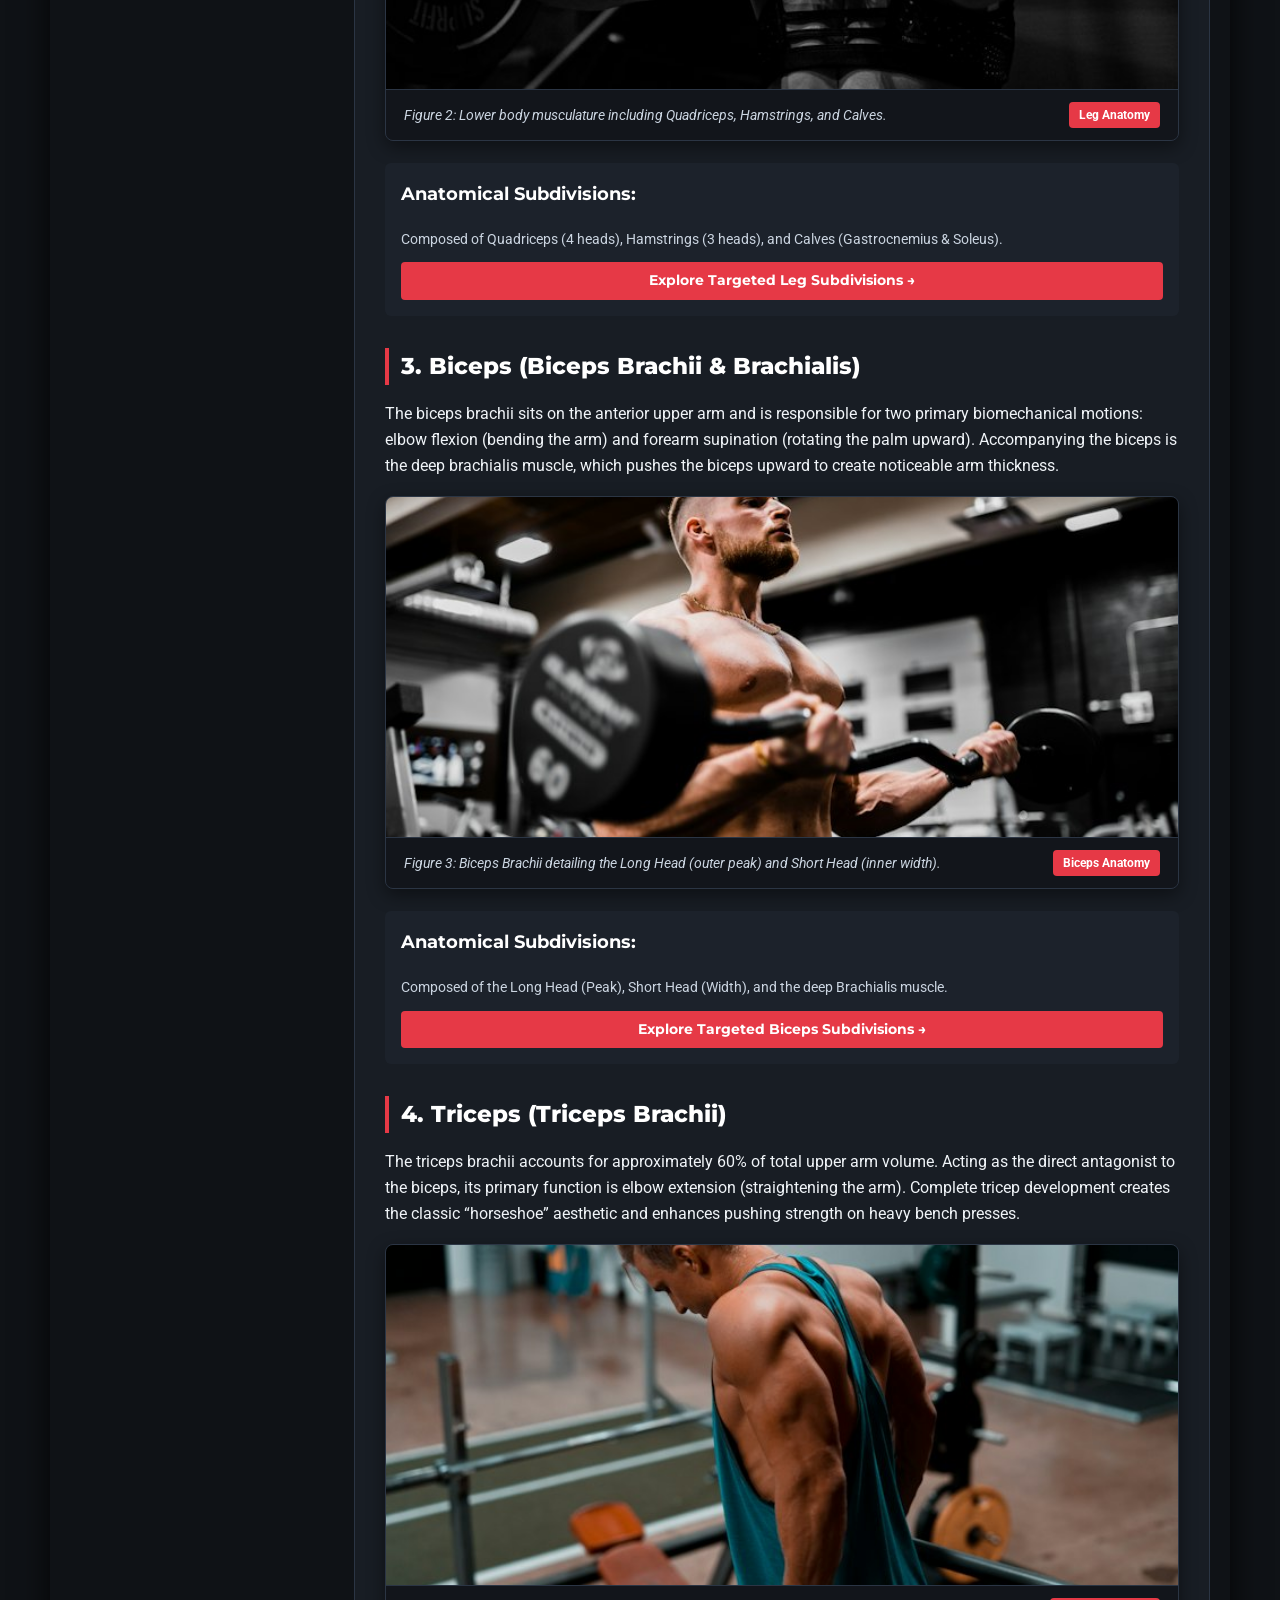
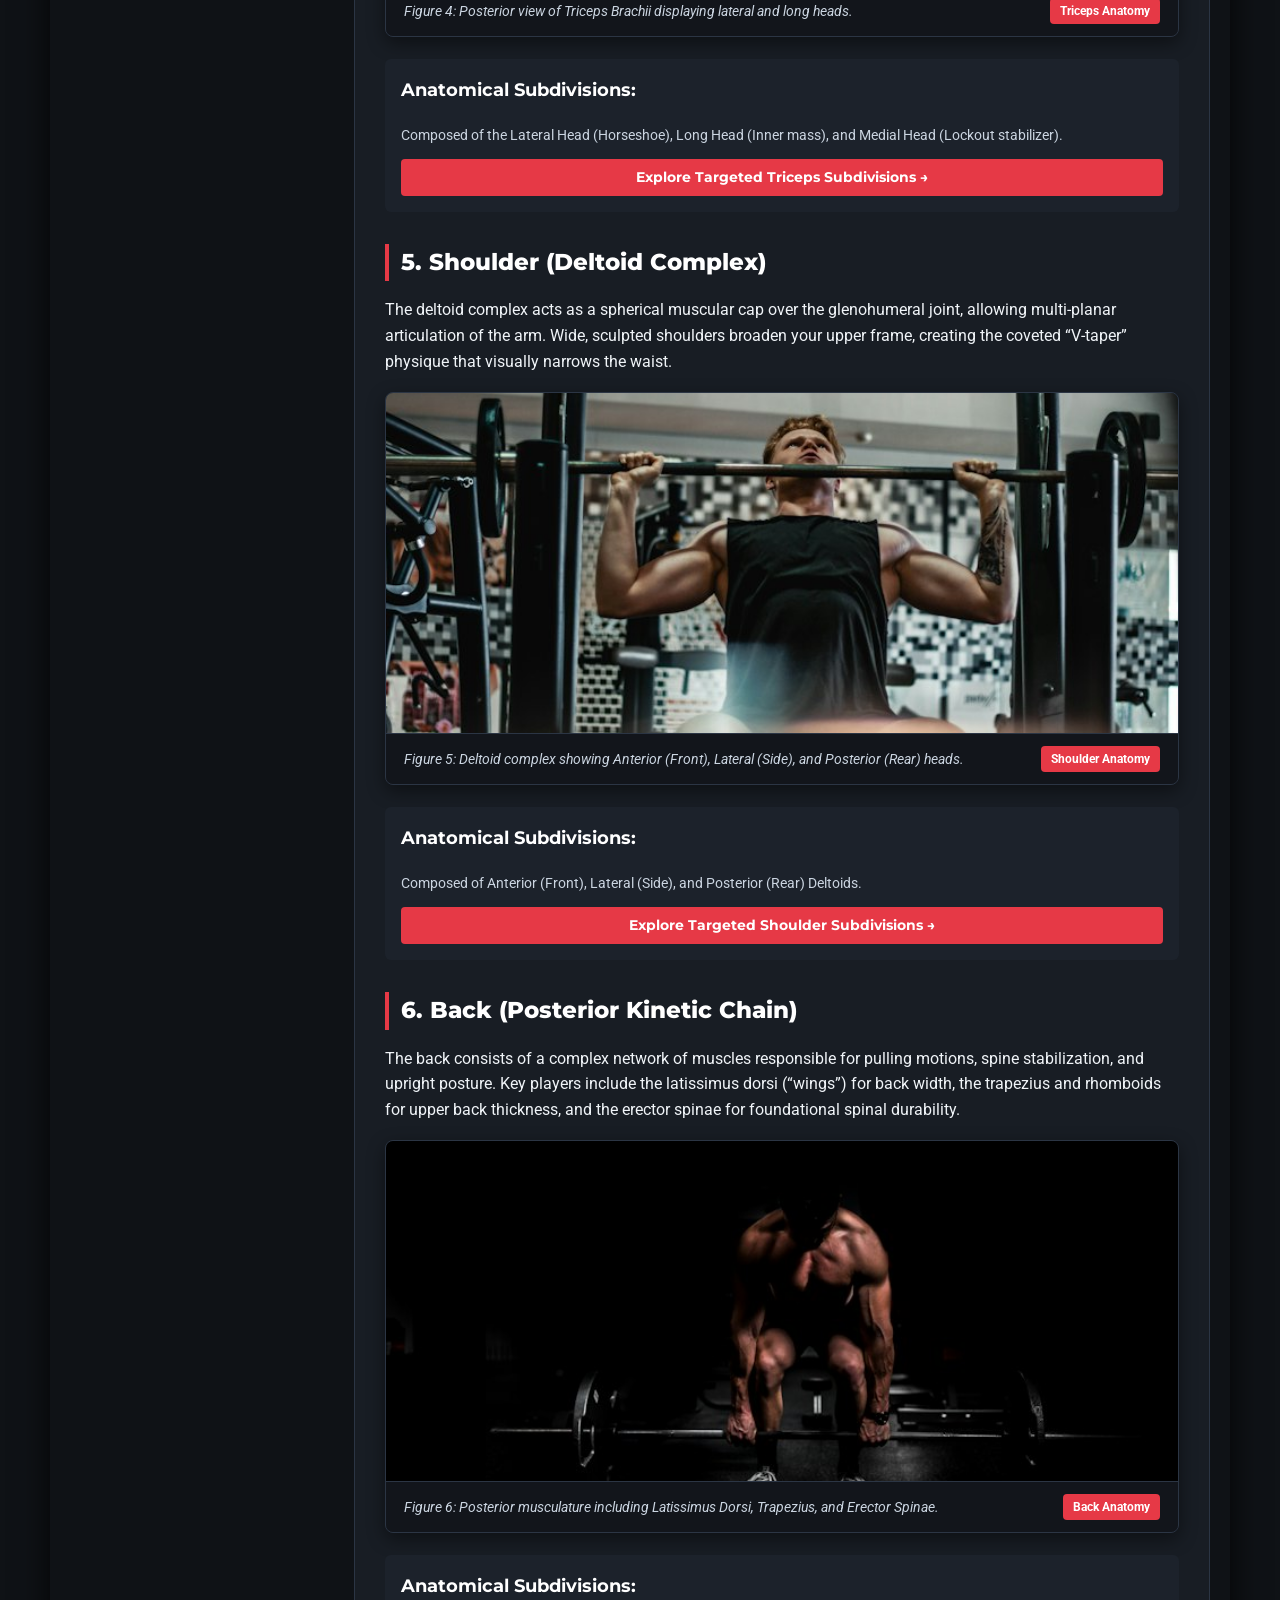
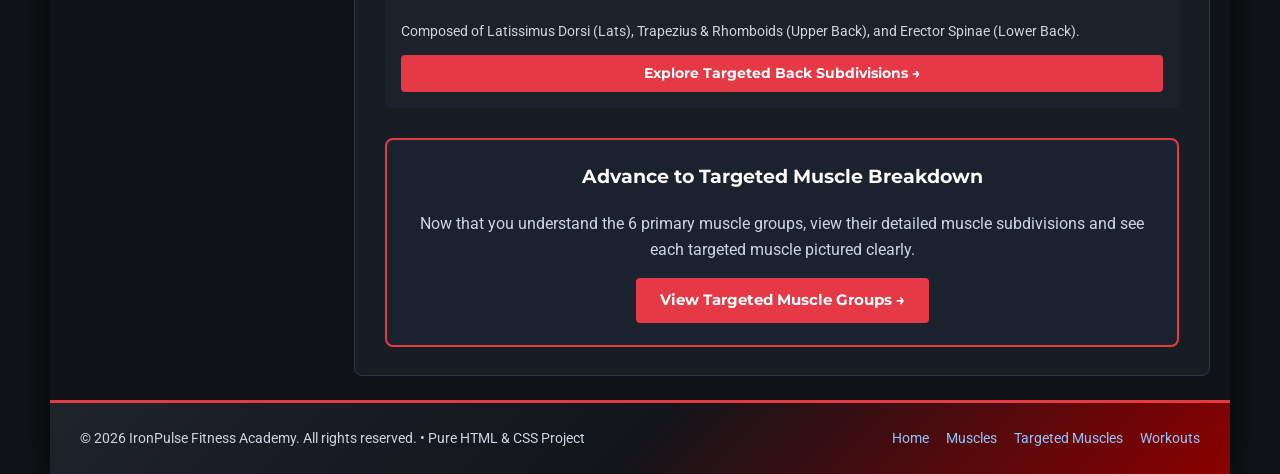
<file: muscles.html>
<!DOCTYPE html>
<html lang="en">
<head>
  <meta charset="UTF-8">
  <meta name="viewport" content="width=device-width, initial-scale=1.0">
  <meta name="description" content="Explore primary muscle groups: chest, leg, biceps, triceps, shoulder, and back anatomy at IronPulse Gym.">
  <title>Primary Muscle Groups | IronPulse Gym</title>

  <!-- Normalize & Content Stylesheets per Exam Specifications -->
  <link rel="stylesheet" href="styles/normalize.css">
  <link rel="stylesheet" href="styles/content.css">
</head>
<body>
  <!-- Fixed Width Centered Container per Exam Spec -->
  <div class="page-wrapper">

    <!-- Header with Website Title and Tagline per Exam Spec -->
    <header class="site-header">
      <div class="brand-container">
        <a href="index.html">
          <img src="images/logo-badge.jpg" alt="IronPulse Gym Logo" class="brand-logo-img">
        </a>
        <div class="brand-text">
          <h1>Iron<span>Pulse</span> Gym</h1>
          <p class="brand-tagline">Master Your Anatomy &bull; Forge Your Strength &bull; Transform Your Body</p>
        </div>
      </div>
    </header>

    <!-- Horizontal Navigation Bar with Current Active Page -->
    <nav class="main-nav" aria-label="Main Navigation">
      <ul>
        <li><a href="index.html">Home</a></li>
        <li><a href="muscles.html" class="active">Muscles</a></li>
        <li><a href="defined-muscles.html">Targeted Muscles</a></li>
        <li><a href="workout.html">Workouts</a></li>
      </ul>
    </nav>

    <!-- 2-Column Layout per Exam Spec: Aside + Main Content -->
    <div class="two-column-layout">

      <!-- Left Aside with Link Back to Home Page & Quick Navigation per Exam Spec -->
      <aside class="sidebar-aside" aria-label="Muscle Navigation">
        
        <!-- Required Link back to Home Page -->
        <a href="index.html" class="back-home-link">&larr; Back to Home Page</a>

        <div class="aside-widget">
          <h3 class="aside-title">Muscle Directory</h3>
          <ul class="aside-menu">
            <li><a href="#chest">&bull; Chest (Pectoralis)</a></li>
            <li><a href="#legs">&bull; Legs (Lower Body)</a></li>
            <li><a href="#biceps">&bull; Biceps (Arms)</a></li>
            <li><a href="#triceps">&bull; Triceps (Arms)</a></li>
            <li><a href="#shoulder">&bull; Shoulder (Deltoids)</a></li>
            <li><a href="#back">&bull; Back (Posterior)</a></li>
          </ul>
        </div>

        <div class="aside-widget">
          <h3 class="aside-title">Next Steps</h3>
          <p style="font-size: 0.85rem; color: #cbd5e1; margin-bottom: 10px;">
            Explore targeted subdivisions and tailored workouts:
          </p>
          <ul class="aside-menu">
            <li><a href="defined-muscles.html">&rarr; Targeted Muscle Anatomy</a></li>
            <li><a href="workout.html">&rarr; Recommended Workouts</a></li>
          </ul>
        </div>

        <div class="aside-widget">
          <h3 class="aside-title">Muscle Mass Facts</h3>
          <ul class="aside-menu" style="font-size: 0.85rem; color: #a0aec0;">
            <li style="padding: 6px 0;">Legs: ~50% total body muscle</li>
            <li style="padding: 6px 0;">Back: ~25% total upper mass</li>
            <li style="padding: 6px 0;">Chest: ~12% upper body power</li>
            <li style="padding: 6px 0;">Arms: ~8% precision &amp; grip</li>
          </ul>
        </div>
      </aside>

      <!-- Main Content Area with Figures, Captions, and Detailed Muscle Content -->
      <main class="content-area" aria-label="Muscles Overview">
        <h1 class="page-title">Primary Muscle Anatomy Guide</h1>
        <p>
          Welcome to the foundational anatomy curriculum. Every physical movement you produce in the gym is governed by antagonistic pairs of primary muscles. Understanding the structural orientation of these 6 key muscle groups allows you to stimulate maximum hypertrophy, prevent postural imbalances, and safely overload your compound lifts.
        </p>

        <!-- 1. Chest -->
        <section id="chest">
          <h2 class="muscle-heading">1. Chest (Pectoralis Major &amp; Minor)</h2>
          <p>
            The chest constitutes the dominant pushing muscle of the upper body. Its fan-shaped fibers originate across the clavicle, sternum, and upper ribs, converging into the humerus. Training the chest requires understanding both pushing angles (incline, flat, decline) and horizontal adduction (fly movements).
          </p>
          <!-- Figure with Real JPG Image and Caption per Exam Spec -->
          <figure class="muscle-figure">
            <img src="images/chest.jpg" alt="Muscular male performing chest workout on bench">
            <figcaption class="muscle-caption">
              <span>Figure 1: Pectoralis Major muscle activation during compound bench press.</span>
              <span class="badge-caption">Chest Anatomy</span>
            </figcaption>
          </figure>
          <div class="targeted-card-body" style="background: #1c222b; border-radius: 6px; margin-bottom: 24px; padding: 16px;">
            <h4 style="color: #ffffff; margin: 0 0 6px 0;">Anatomical Subdivisions:</h4>
            <p style="margin-bottom: 12px; color: #cbd5e1;">Composed of the Upper (Clavicular), Middle (Sternal), and Lower (Abdominal) heads.</p>
            <a href="defined-muscles.html#chest-details" class="workout-rec-btn">
              Explore Targeted Chest Subdivisions &rarr;
            </a>
          </div>
        </section>

        <!-- 2. Legs -->
        <section id="legs">
          <h2 class="muscle-heading">2. Legs (Lower Body Kinetic Chain)</h2>
          <p>
            The legs house the largest muscle groups in the human body, providing the metabolic engine for total-body hormonal release and raw foundational power. Developing complete legs demands balanced attention to anterior knee extensors (quadriceps), posterior hip hinges (hamstrings and glutes), and ankle stabilizers (calves).
          </p>
          <!-- Figure with Real JPG Image and Caption per Exam Spec -->
          <figure class="muscle-figure">
            <img src="images/legs.jpg" alt="Athletic lifter performing heavy barbell squat for quadriceps and leg power">
            <figcaption class="muscle-caption">
              <span>Figure 2: Lower body musculature including Quadriceps, Hamstrings, and Calves.</span>
              <span class="badge-caption">Leg Anatomy</span>
            </figcaption>
          </figure>
          <div class="targeted-card-body" style="background: #1c222b; border-radius: 6px; margin-bottom: 24px; padding: 16px;">
            <h4 style="color: #ffffff; margin: 0 0 6px 0;">Anatomical Subdivisions:</h4>
            <p style="margin-bottom: 12px; color: #cbd5e1;">Composed of Quadriceps (4 heads), Hamstrings (3 heads), and Calves (Gastrocnemius &amp; Soleus).</p>
            <a href="defined-muscles.html#legs-details" class="workout-rec-btn">
              Explore Targeted Leg Subdivisions &rarr;
            </a>
          </div>
        </section>

        <!-- 3. Biceps -->
        <section id="biceps">
          <h2 class="muscle-heading">3. Biceps (Biceps Brachii &amp; Brachialis)</h2>
          <p>
            The biceps brachii sits on the anterior upper arm and is responsible for two primary biomechanical motions: elbow flexion (bending the arm) and forearm supination (rotating the palm upward). Accompanying the biceps is the deep brachialis muscle, which pushes the biceps upward to create noticeable arm thickness.
          </p>
          <!-- Figure with Real JPG Image and Caption per Exam Spec -->
          <figure class="muscle-figure">
            <img src="images/biceps.jpg" alt="Sculpted arms performing heavy dumbbell curls showing bicep peak">
            <figcaption class="muscle-caption">
              <span>Figure 3: Biceps Brachii detailing the Long Head (outer peak) and Short Head (inner width).</span>
              <span class="badge-caption">Biceps Anatomy</span>
            </figcaption>
          </figure>
          <div class="targeted-card-body" style="background: #1c222b; border-radius: 6px; margin-bottom: 24px; padding: 16px;">
            <h4 style="color: #ffffff; margin: 0 0 6px 0;">Anatomical Subdivisions:</h4>
            <p style="margin-bottom: 12px; color: #cbd5e1;">Composed of the Long Head (Peak), Short Head (Width), and the deep Brachialis muscle.</p>
            <a href="defined-muscles.html#biceps-details" class="workout-rec-btn">
              Explore Targeted Biceps Subdivisions &rarr;
            </a>
          </div>
        </section>

        <!-- 4. Triceps -->
        <section id="triceps">
          <h2 class="muscle-heading">4. Triceps (Triceps Brachii)</h2>
          <p>
            The triceps brachii accounts for approximately 60% of total upper arm volume. Acting as the direct antagonist to the biceps, its primary function is elbow extension (straightening the arm). Complete tricep development creates the classic &ldquo;horseshoe&rdquo; aesthetic and enhances pushing strength on heavy bench presses.
          </p>
          <!-- Figure with Real JPG Image and Caption per Exam Spec -->
          <figure class="muscle-figure">
            <img src="images/triceps.jpg" alt="Defined triceps muscle executing arm extension workout">
            <figcaption class="muscle-caption">
              <span>Figure 4: Posterior view of Triceps Brachii displaying lateral and long heads.</span>
              <span class="badge-caption">Triceps Anatomy</span>
            </figcaption>
          </figure>
          <div class="targeted-card-body" style="background: #1c222b; border-radius: 6px; margin-bottom: 24px; padding: 16px;">
            <h4 style="color: #ffffff; margin: 0 0 6px 0;">Anatomical Subdivisions:</h4>
            <p style="margin-bottom: 12px; color: #cbd5e1;">Composed of the Lateral Head (Horseshoe), Long Head (Inner mass), and Medial Head (Lockout stabilizer).</p>
            <a href="defined-muscles.html#triceps-details" class="workout-rec-btn">
              Explore Targeted Triceps Subdivisions &rarr;
            </a>
          </div>
        </section>

        <!-- 5. Shoulder -->
        <section id="shoulder">
          <h2 class="muscle-heading">5. Shoulder (Deltoid Complex)</h2>
          <p>
            The deltoid complex acts as a spherical muscular cap over the glenohumeral joint, allowing multi-planar articulation of the arm. Wide, sculpted shoulders broaden your upper frame, creating the coveted &ldquo;V-taper&rdquo; physique that visually narrows the waist.
          </p>
          <!-- Figure with Real JPG Image and Caption per Exam Spec -->
          <figure class="muscle-figure">
            <img src="images/shoulder.jpg" alt="Broad shoulder deltoids during dumbbell lateral raises">
            <figcaption class="muscle-caption">
              <span>Figure 5: Deltoid complex showing Anterior (Front), Lateral (Side), and Posterior (Rear) heads.</span>
              <span class="badge-caption">Shoulder Anatomy</span>
            </figcaption>
          </figure>
          <div class="targeted-card-body" style="background: #1c222b; border-radius: 6px; margin-bottom: 24px; padding: 16px;">
            <h4 style="color: #ffffff; margin: 0 0 6px 0;">Anatomical Subdivisions:</h4>
            <p style="margin-bottom: 12px; color: #cbd5e1;">Composed of Anterior (Front), Lateral (Side), and Posterior (Rear) Deltoids.</p>
            <a href="defined-muscles.html#shoulder-details" class="workout-rec-btn">
              Explore Targeted Shoulder Subdivisions &rarr;
            </a>
          </div>
        </section>

        <!-- 6. Back -->
        <section id="back">
          <h2 class="muscle-heading">6. Back (Posterior Kinetic Chain)</h2>
          <p>
            The back consists of a complex network of muscles responsible for pulling motions, spine stabilization, and upright posture. Key players include the latissimus dorsi (&ldquo;wings&rdquo;) for back width, the trapezius and rhomboids for upper back thickness, and the erector spinae for foundational spinal durability.
          </p>
          <!-- Figure with Real JPG Image and Caption per Exam Spec -->
          <figure class="muscle-figure">
            <img src="images/back.jpg" alt="Muscular back showing wide latissimus dorsi and trapezius">
            <figcaption class="muscle-caption">
              <span>Figure 6: Posterior musculature including Latissimus Dorsi, Trapezius, and Erector Spinae.</span>
              <span class="badge-caption">Back Anatomy</span>
            </figcaption>
          </figure>
          <div class="targeted-card-body" style="background: #1c222b; border-radius: 6px; margin-bottom: 24px; padding: 16px;">
            <h4 style="color: #ffffff; margin: 0 0 6px 0;">Anatomical Subdivisions:</h4>
            <p style="margin-bottom: 12px; color: #cbd5e1;">Composed of Latissimus Dorsi (Lats), Trapezius &amp; Rhomboids (Upper Back), and Erector Spinae (Lower Back).</p>
            <a href="defined-muscles.html#back-details" class="workout-rec-btn">
              Explore Targeted Back Subdivisions &rarr;
            </a>
          </div>
        </section>

        <!-- Callout to Targeted Muscles Page -->
        <div style="background: #1a222e; border: 2px solid var(--primary-color); border-radius: 8px; padding: 22px; margin-top: 30px; text-align: center;">
          <h3 style="color: #ffffff; font-family: 'Montserrat', sans-serif; margin-top: 0;">Advance to Targeted Muscle Breakdown</h3>
          <p style="color: #cbd5e1; margin-bottom: 16px;">
            Now that you understand the 6 primary muscle groups, view their detailed muscle subdivisions and see each targeted muscle pictured clearly.
          </p>
          <a href="defined-muscles.html" class="workout-rec-btn" style="padding: 10px 24px; font-size: 0.95rem;">
            View Targeted Muscle Groups &rarr;
          </a>
        </div>
      </main>

    </div>

    <!-- Footer with Gradient, Links, and Character Entity per Exam Spec -->
    <footer class="site-footer">
      <div class="footer-content">
        <p class="footer-copy">
          &copy; 2026 IronPulse Fitness Academy. All rights reserved. &bull; Pure HTML &amp; CSS Project
        </p>
        <div class="footer-links">
          <a href="index.html">Home</a>
          <a href="muscles.html">Muscles</a>
          <a href="defined-muscles.html">Targeted Muscles</a>
          <a href="workout.html">Workouts</a>
        </div>
      </div>
    </footer>

  </div>
</body>
</html>
</file>
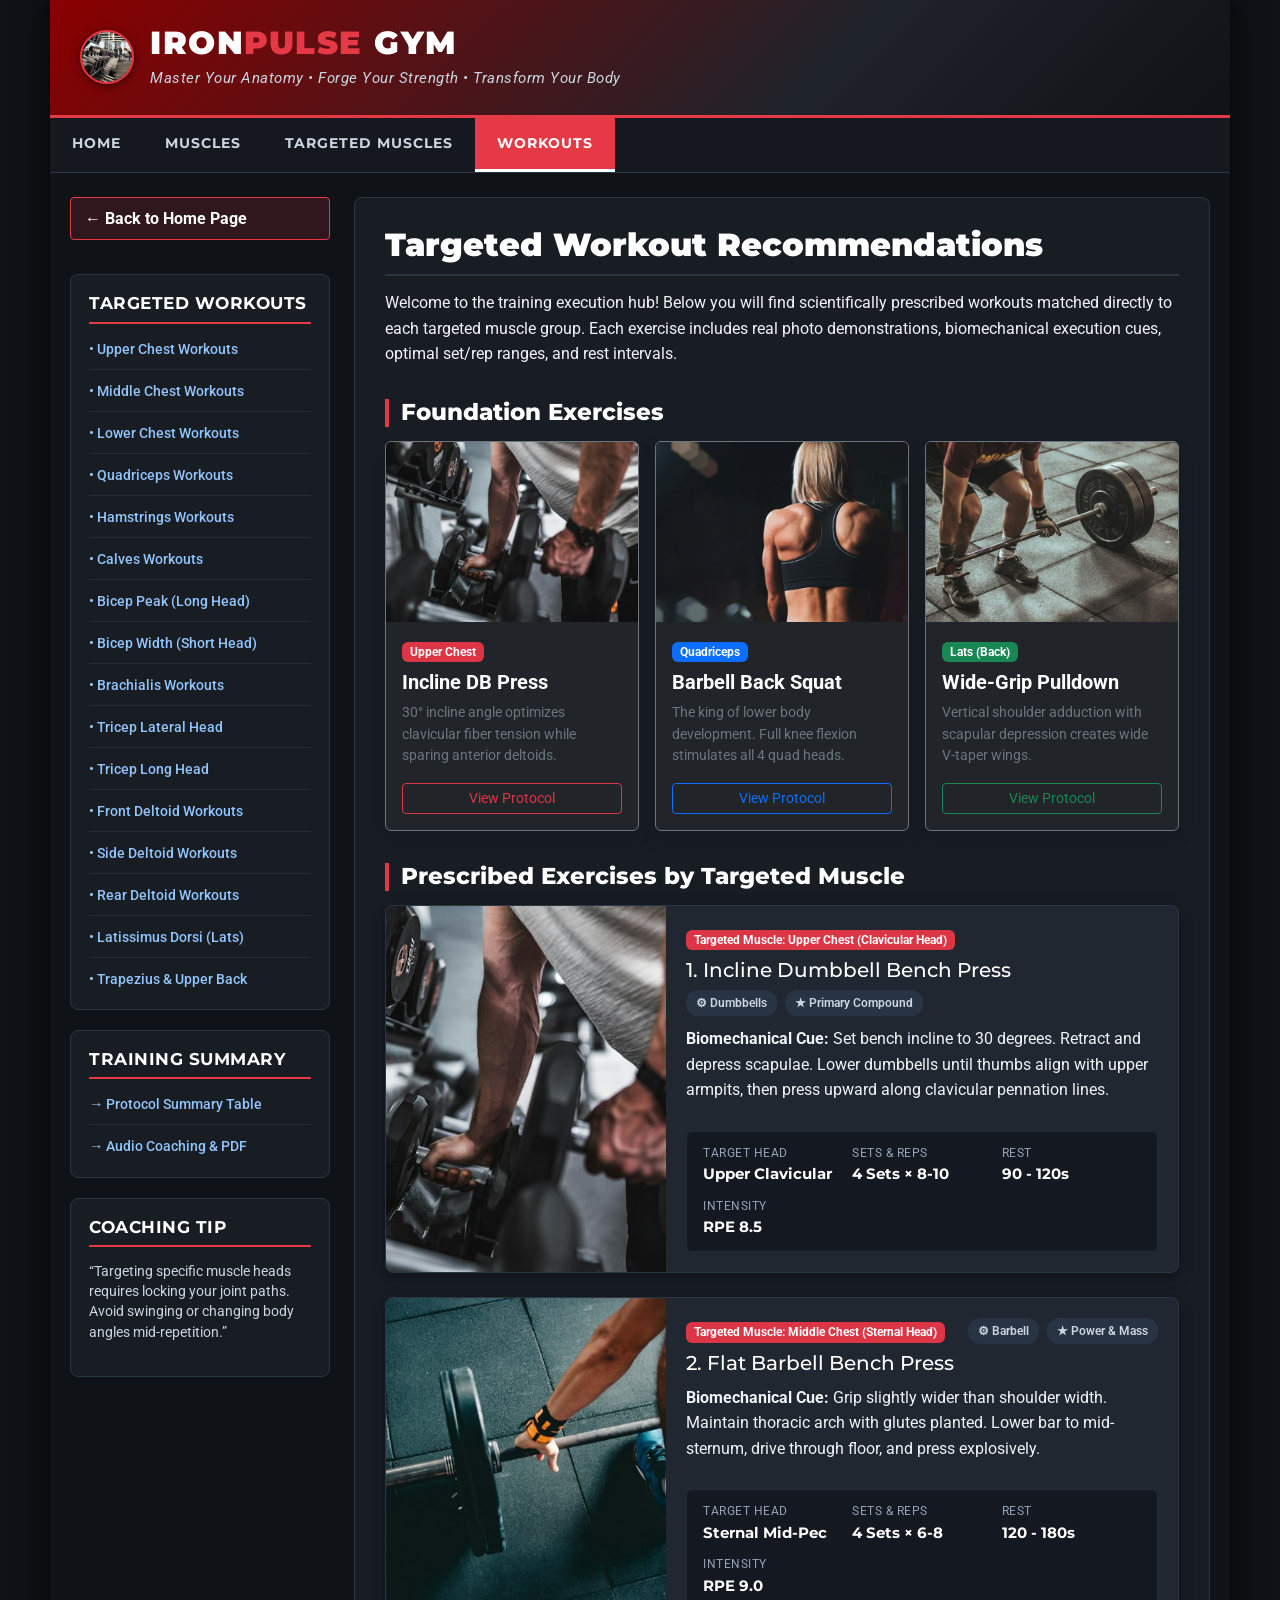
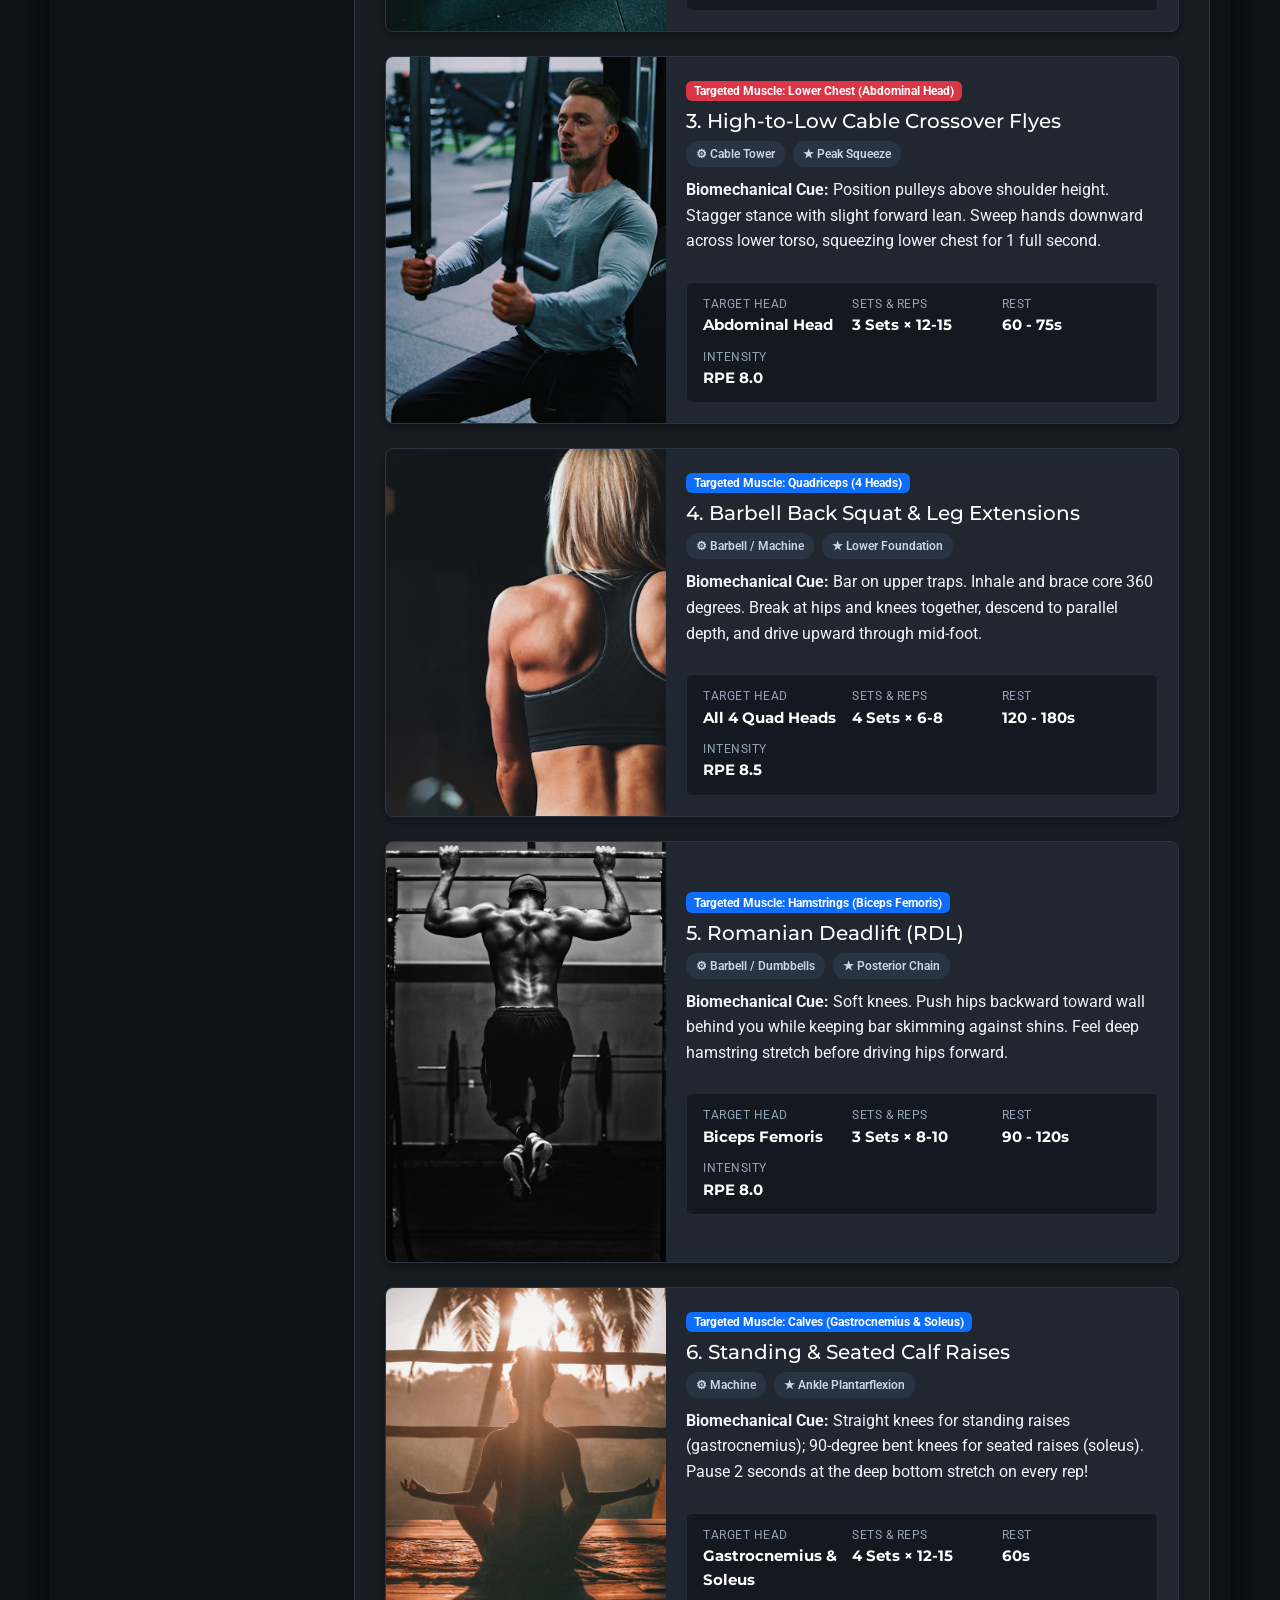
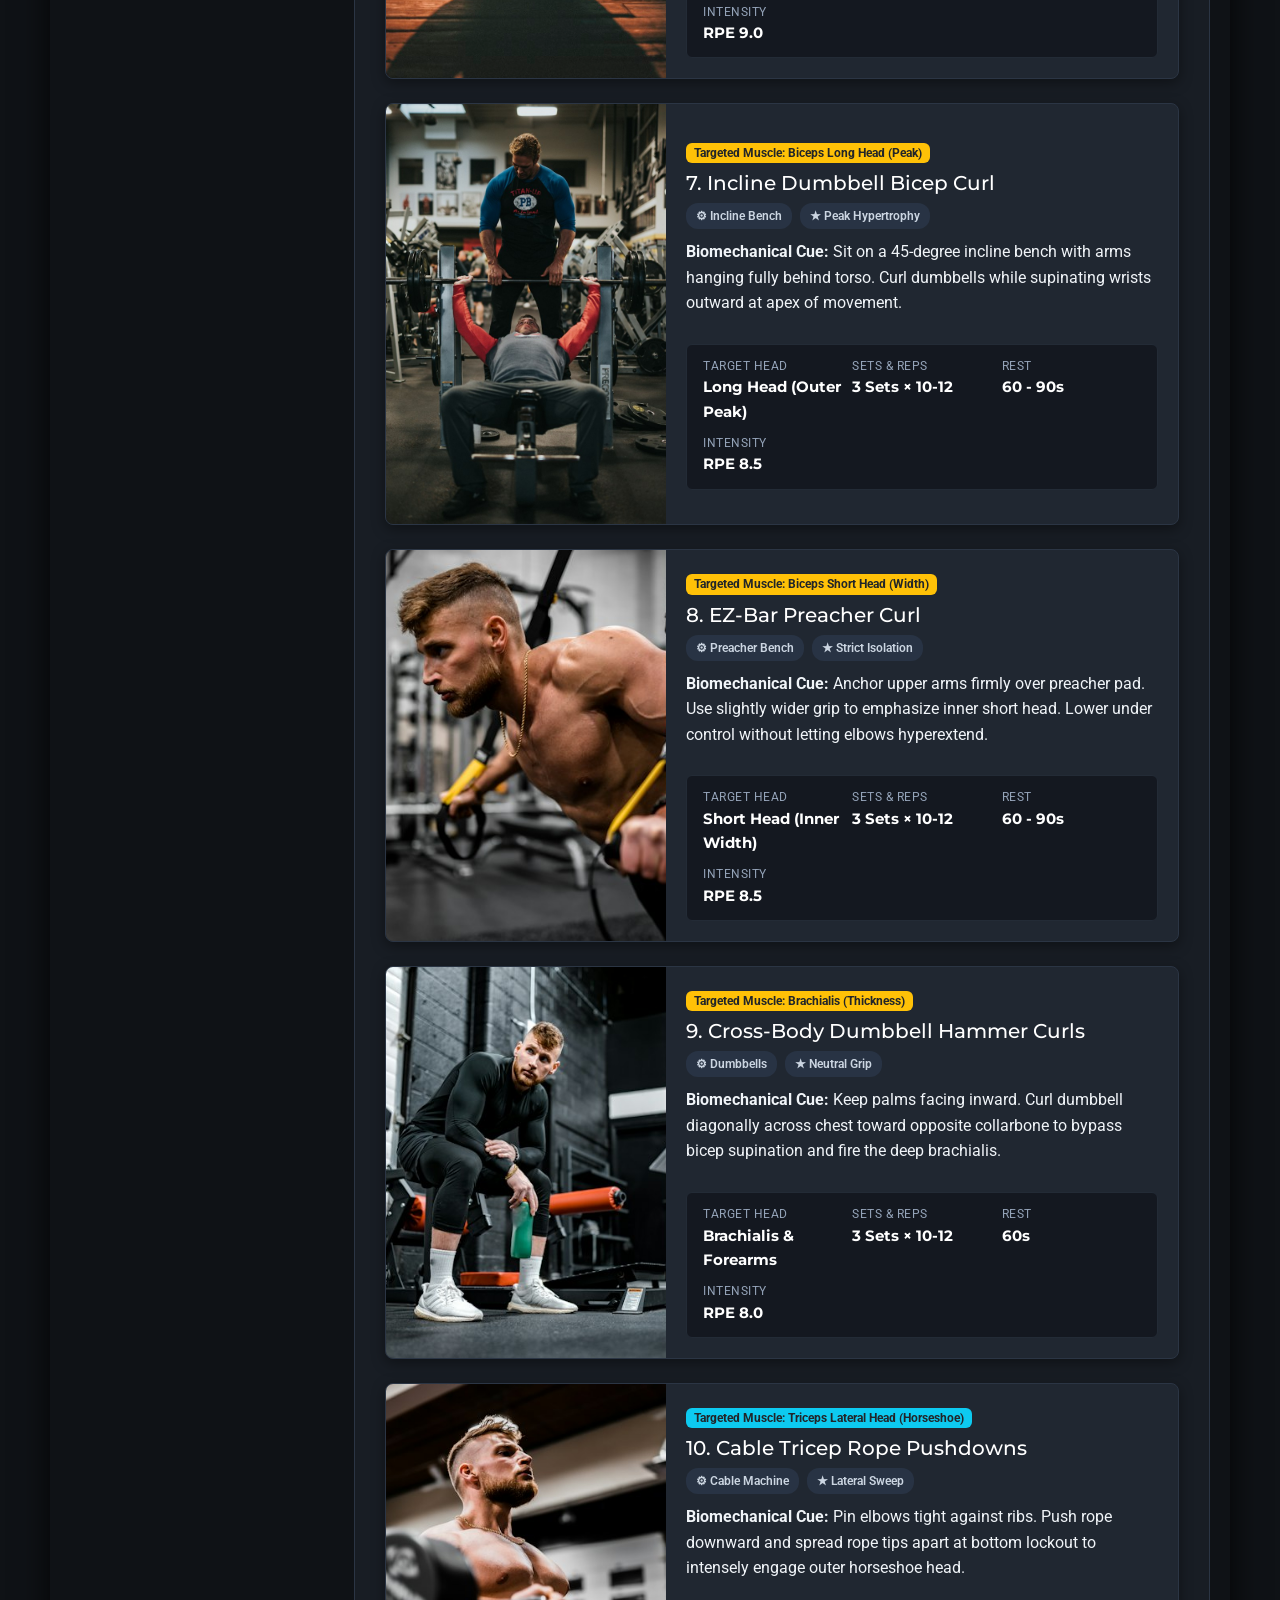
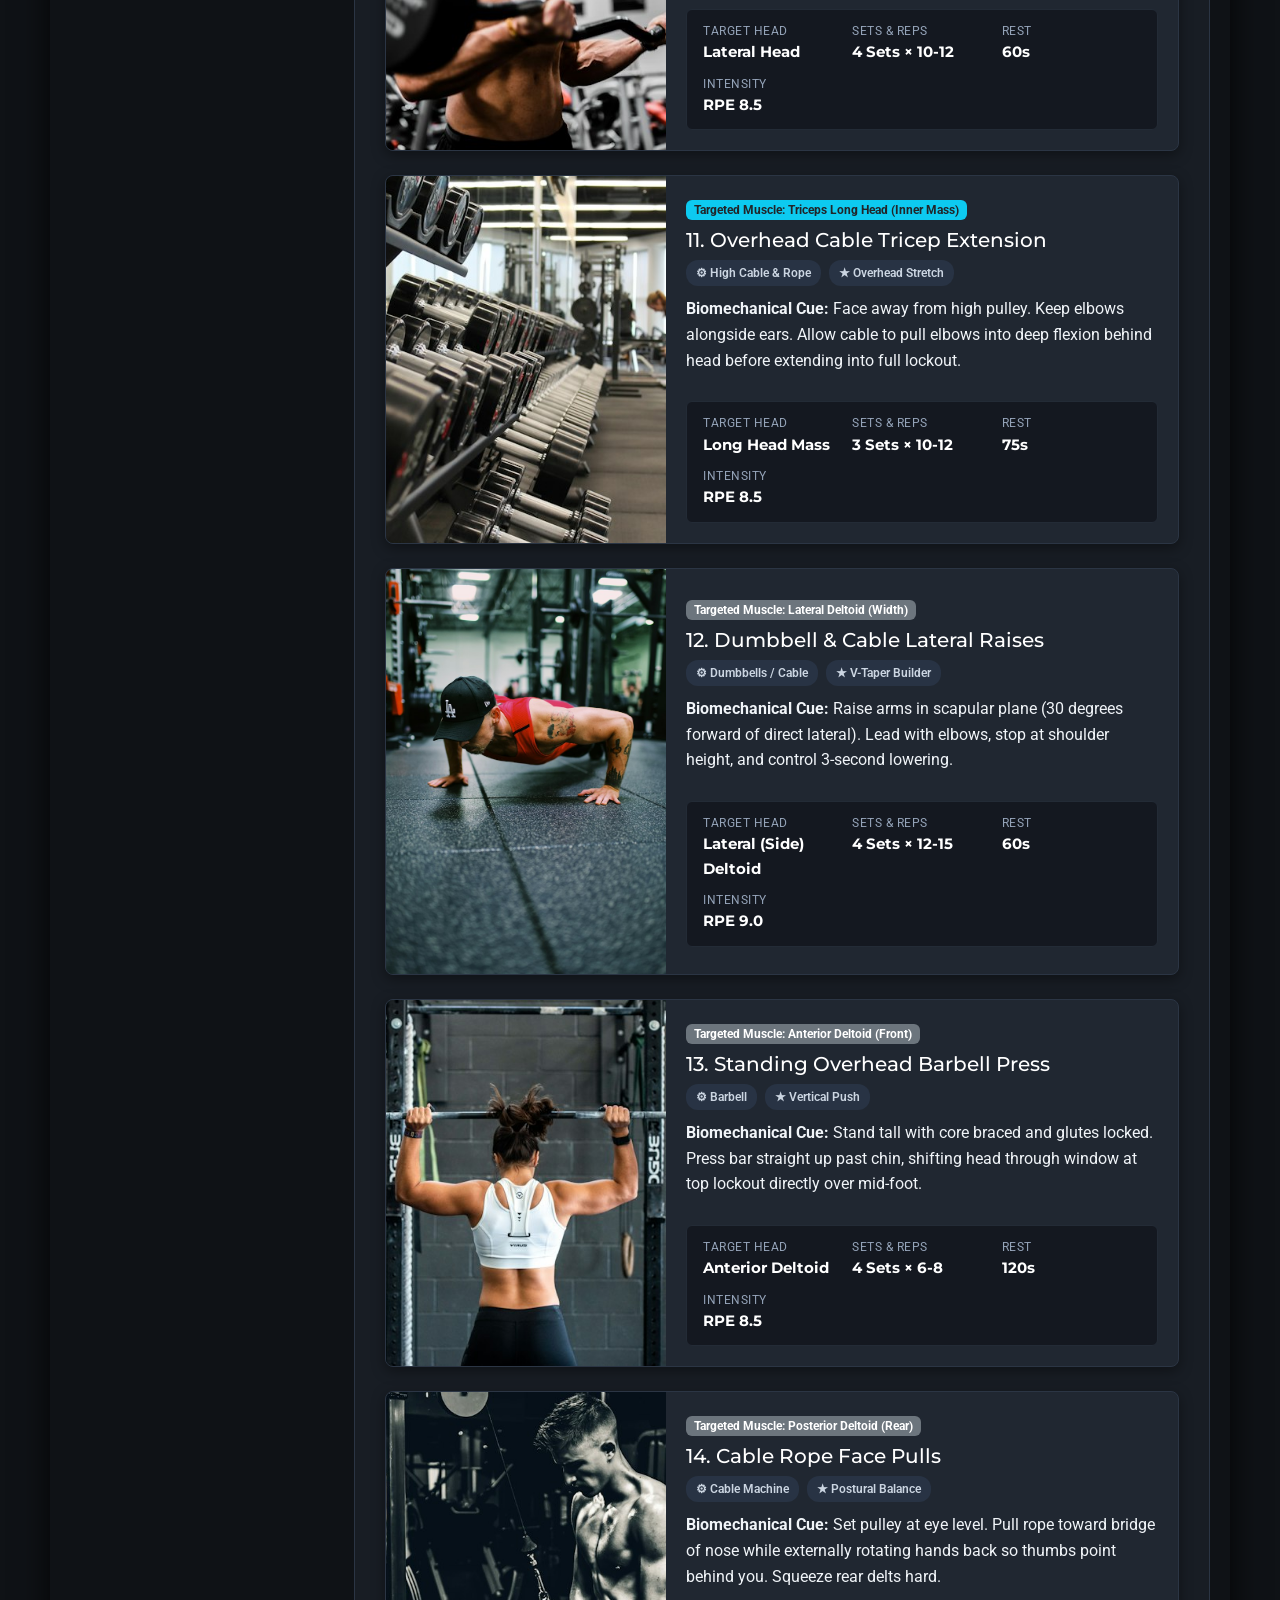
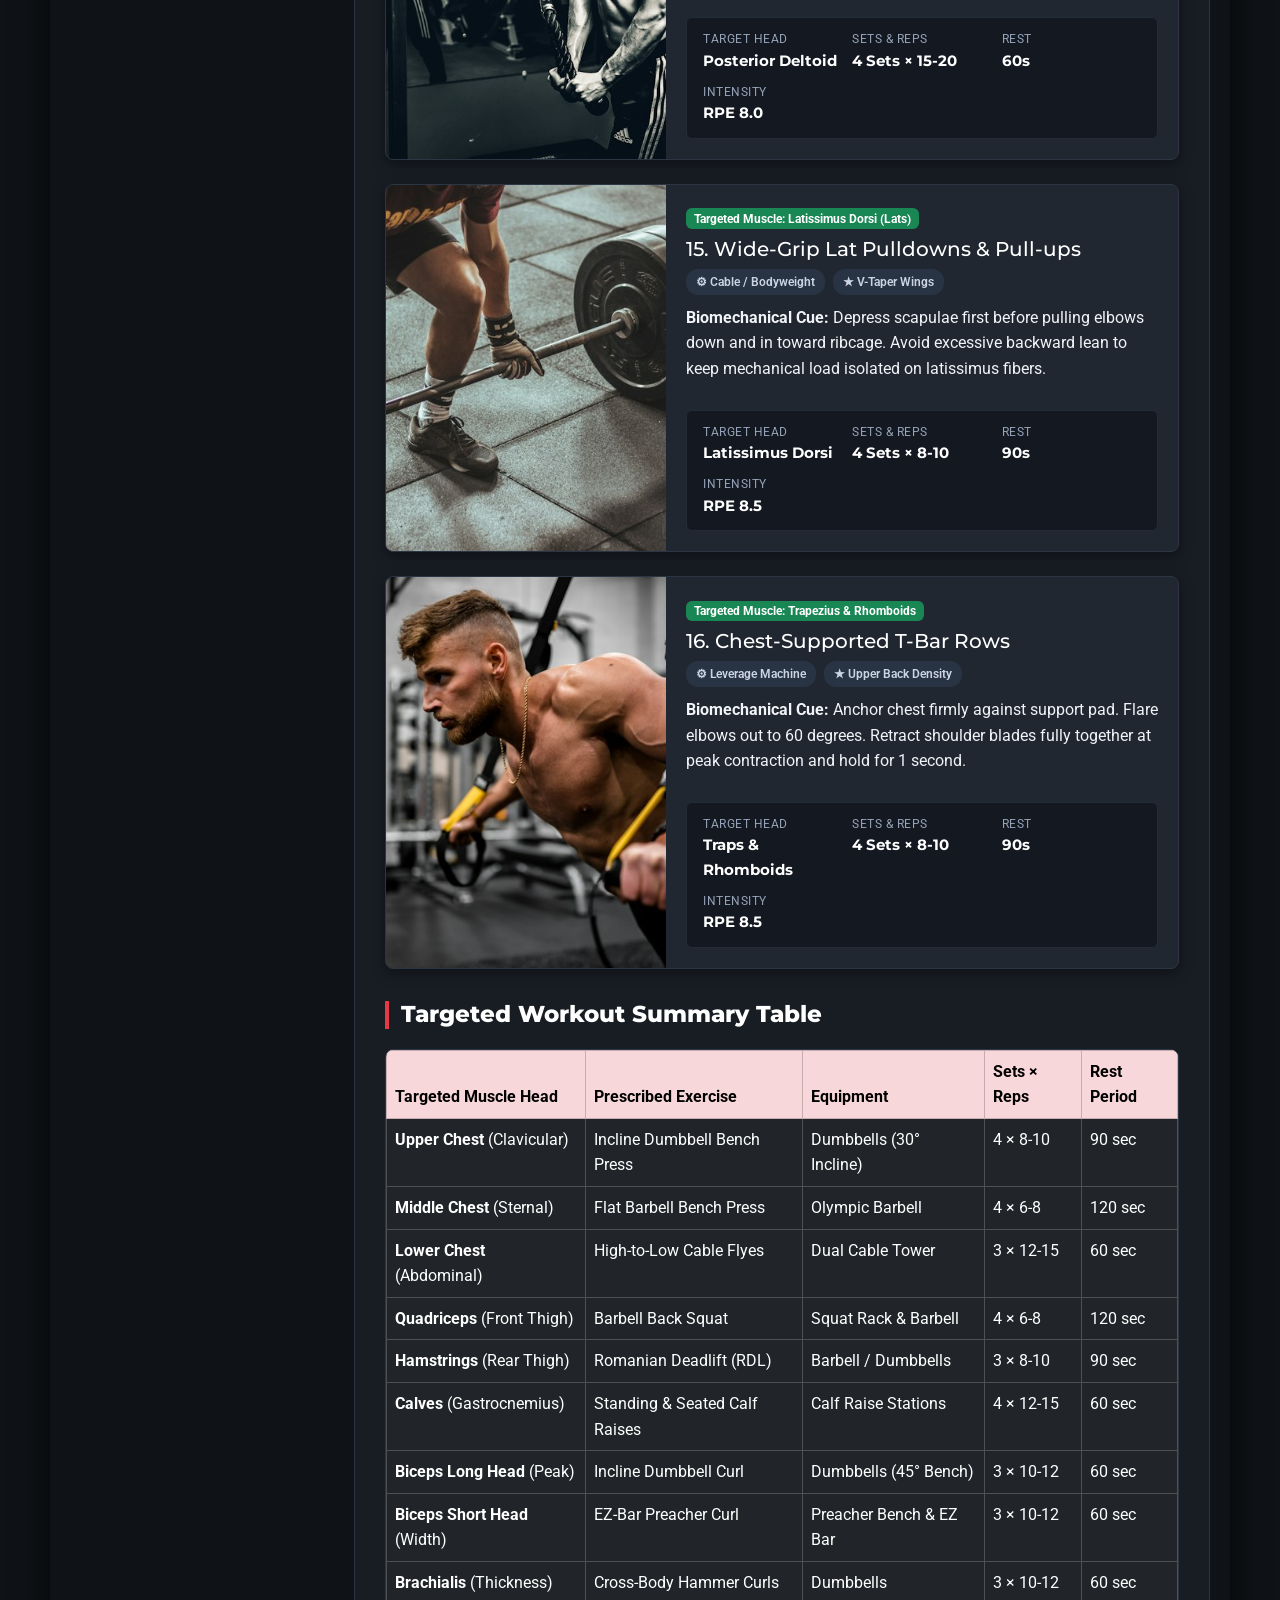
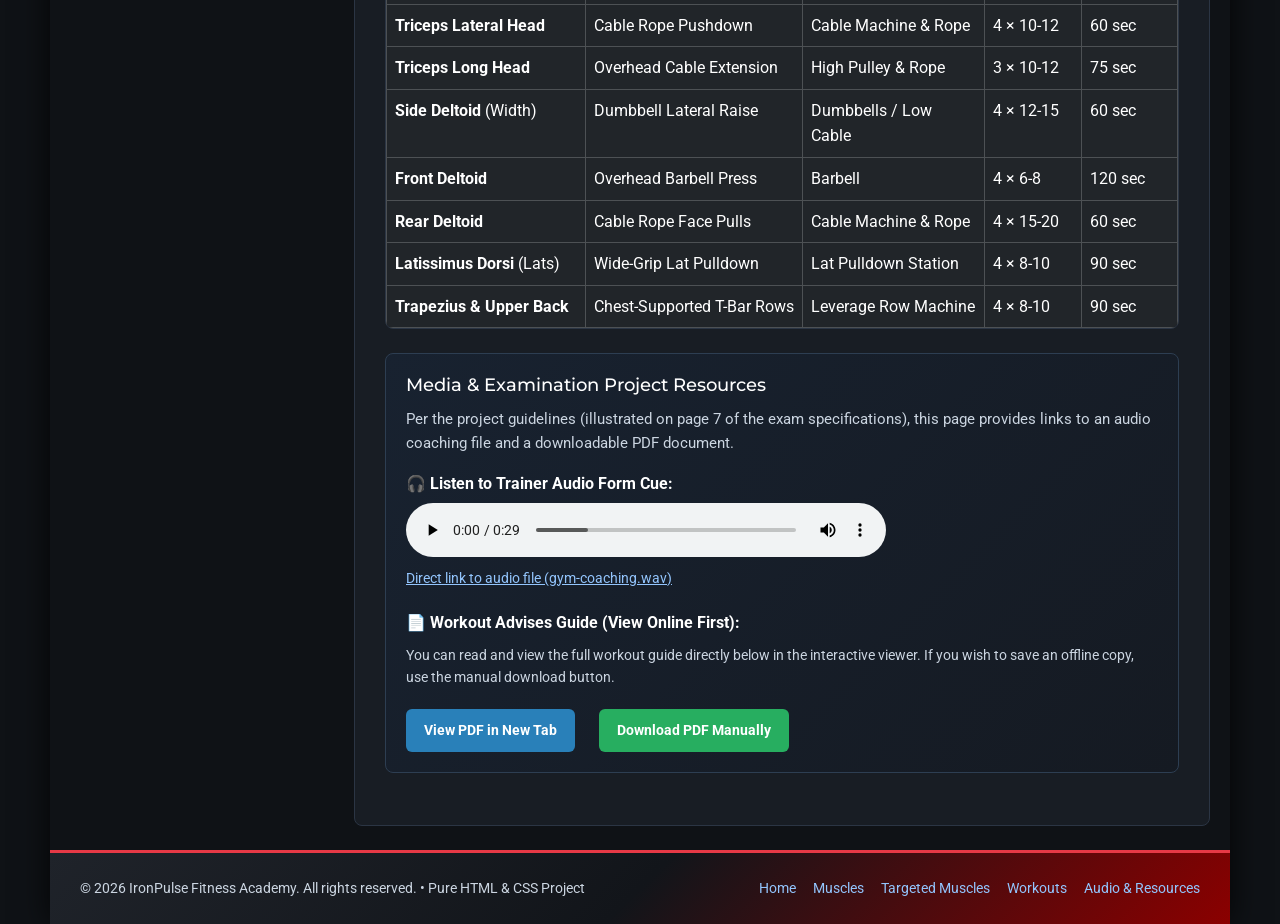
<file: workout.html>
<!DOCTYPE html>
<html lang="en">

<head>
  <meta charset="UTF-8">
  <meta name="viewport" content="width=device-width, initial-scale=1.0">
  <meta name="description"
    content="Targeted workout prescriptions for every defined muscle group with sets, reps, and form guidance. Styled with Bootstrap CSS.">
  <title>Targeted Workout Recommendations | IronPulse Gym</title>

  <!-- Bootstrap 5 CSS (Requirement: Use Bootstrap in Project - 100% Pure CSS, Zero JS) -->
  <link href="https://cdn.jsdelivr.net/npm/bootstrap@5.3.3/dist/css/bootstrap.min.css" rel="stylesheet"
    integrity="sha384-QWTKZyjpPEjISv5WaRU9OFeRpok6YctnYmDr5pNlyT2bRjXh0JMhjY6hW+ALEwIH" crossorigin="anonymous">

  <!-- Project Normalize & Content Stylesheets per Exam Spec -->
  <link rel="stylesheet" href="styles/normalize.css">
  <link rel="stylesheet" href="styles/content.css">
</head>

<body>
  <!-- Fixed Width Centered Container per Exam Spec -->
  <div class="page-wrapper">

    <!-- Header with Website Title and Tagline per Exam Spec -->
    <header class="site-header">
      <div class="brand-container">
        <a href="index.html">
          <img src="images/logo-badge.jpg" alt="IronPulse Gym Logo" class="brand-logo-img">
        </a>
        <div class="brand-text">
          <h1>Iron<span>Pulse</span> Gym</h1>
          <p class="brand-tagline">Master Your Anatomy &bull; Forge Your Strength &bull; Transform Your Body</p>
        </div>
      </div>
    </header>

    <!-- Horizontal Navigation Bar with Current Active Page -->
    <nav class="main-nav" aria-label="Main Navigation">
      <ul>
        <li><a href="index.html">Home</a></li>
        <li><a href="muscles.html">Muscles</a></li>
        <li><a href="defined-muscles.html">Targeted Muscles</a></li>
        <li><a href="workout.html" class="active">Workouts</a></li>
      </ul>
    </nav>

    <!-- 2-Column Layout per Exam Spec: Aside + Main Content -->
    <div class="two-column-layout">

      <!-- Left Aside with Link Back to Home Page & Quick Navigation per Exam Spec -->
      <aside class="sidebar-aside" aria-label="Workout Navigation">

        <!-- Required Link back to Home Page -->
        <a href="index.html" class="back-home-link">&larr; Back to Home Page</a>

        <div class="aside-widget">
          <h3 class="aside-title">Targeted Workouts</h3>
          <ul class="aside-menu">
            <li><a href="#upper-chest">&bull; Upper Chest Workouts</a></li>
            <li><a href="#middle-chest">&bull; Middle Chest Workouts</a></li>
            <li><a href="#lower-chest">&bull; Lower Chest Workouts</a></li>
            <li><a href="#quadriceps">&bull; Quadriceps Workouts</a></li>
            <li><a href="#hamstrings">&bull; Hamstrings Workouts</a></li>
            <li><a href="#calves">&bull; Calves Workouts</a></li>
            <li><a href="#bicep-long">&bull; Bicep Peak (Long Head)</a></li>
            <li><a href="#bicep-short">&bull; Bicep Width (Short Head)</a></li>
            <li><a href="#brachialis">&bull; Brachialis Workouts</a></li>
            <li><a href="#tricep-lateral">&bull; Tricep Lateral Head</a></li>
            <li><a href="#tricep-long">&bull; Tricep Long Head</a></li>
            <li><a href="#delt-front">&bull; Front Deltoid Workouts</a></li>
            <li><a href="#delt-side">&bull; Side Deltoid Workouts</a></li>
            <li><a href="#delt-rear">&bull; Rear Deltoid Workouts</a></li>
            <li><a href="#back-lats">&bull; Latissimus Dorsi (Lats)</a></li>
            <li><a href="#back-traps">&bull; Trapezius &amp; Upper Back</a></li>
          </ul>
        </div>

        <div class="aside-widget">
          <h3 class="aside-title">Training Summary</h3>
          <ul class="aside-menu">
            <li><a href="#workout-routine">&rarr; Protocol Summary Table</a></li>
            <li><a href="#media-section">&rarr; Audio Coaching &amp; PDF</a></li>
          </ul>
        </div>

        <div class="aside-widget">
          <h3 class="aside-title">Coaching Tip</h3>
          <p style="font-size: 0.85rem; color: #cbd5e1; line-height: 1.5;">
            &ldquo;Targeting specific muscle heads requires locking your joint paths. Avoid swinging or changing body
            angles mid-repetition.&rdquo;
          </p>
        </div>
      </aside>

      <!-- Main Content Area with Workouts, Tables, and Media Links -->
      <main class="content-area" aria-label="Workout Recommendations">
        <h1 class="page-title">Targeted Workout Recommendations</h1>
        <p>
          Welcome to the training execution hub! Below you will find scientifically prescribed workouts matched directly
          to each targeted muscle group. Each exercise includes real photo demonstrations, biomechanical execution cues,
          optimal set/rep ranges, and rest intervals.
        </p>

        <!-- Bootstrap Grid Showcase of Featured Compound Lifts (Zero JS) -->
        <h2 class="muscle-heading"> Foundation Exercises </h2>
        <div class="row g-3 mb-4">
          <div class="col-12 col-md-4">
            <div class="card bg-dark text-white border-secondary h-100 shadow">
              <img src="images/upper-chest.jpg" class="card-img-top" alt="Incline Dumbbell Bench Press for Upper Chest"
                style="height: 180px; object-fit: cover;">
              <div class="card-body">
                <span class="badge bg-danger mb-2">Upper Chest</span>
                <h5 class="card-title fw-bold">Incline DB Press</h5>
                <p class="card-text text-secondary" style="font-size: 0.85rem;">30&deg; incline angle optimizes
                  clavicular fiber tension while sparing anterior deltoids.</p>
                <a href="#upper-chest" class="btn btn-outline-danger btn-sm w-100">View Protocol</a>
              </div>
            </div>
          </div>
          <div class="col-12 col-md-4">
            <div class="card bg-dark text-white border-secondary h-100 shadow">
              <img src="images/quadriceps.jpg" class="card-img-top" alt="Barbell Back Squat for Quadriceps"
                style="height: 180px; object-fit: cover;">
              <div class="card-body">
                <span class="badge bg-primary mb-2">Quadriceps</span>
                <h5 class="card-title fw-bold">Barbell Back Squat</h5>
                <p class="card-text text-secondary" style="font-size: 0.85rem;">The king of lower body development. Full
                  knee flexion stimulates all 4 quad heads.</p>
                <a href="#quadriceps" class="btn btn-outline-primary btn-sm w-100">View Protocol</a>
              </div>
            </div>
          </div>
          <div class="col-12 col-md-4">
            <div class="card bg-dark text-white border-secondary h-100 shadow">
              <img src="images/back-lats.jpg" class="card-img-top" alt="Weighted Pull-ups and Lat Pulldowns for Back"
                style="height: 180px; object-fit: cover;">
              <div class="card-body">
                <span class="badge bg-success mb-2">Lats (Back)</span>
                <h5 class="card-title fw-bold">Wide-Grip Pulldown</h5>
                <p class="card-text text-secondary" style="font-size: 0.85rem;">Vertical shoulder adduction with
                  scapular depression creates wide V-taper wings.</p>
                <a href="#back-lats" class="btn btn-outline-success btn-sm w-100">View Protocol</a>
              </div>
            </div>
          </div>
        </div>

        <h2 class="muscle-heading">Prescribed Exercises by Targeted Muscle</h2>

        <!-- CHEST: Upper Chest -->
        <article class="workout-card" id="upper-chest">
          <div class="workout-card-grid">
            <img src="images/upper-chest.jpg" alt="Lifter performing Incline Dumbbell Bench Press"
              class="workout-card-img">
            <div class="workout-card-content">
              <div class="workout-header-row">
                <div>
                  <span class="badge bg-danger text-white mb-2">Targeted Muscle: Upper Chest (Clavicular Head)</span>
                  <h3>1. Incline Dumbbell Bench Press</h3>
                </div>
                <div class="workout-meta">
                  <span class="pill-meta">&#9881; Dumbbells</span>
                  <span class="pill-meta">&#9733; Primary Compound</span>
                </div>
              </div>
              <p>
                <strong>Biomechanical Cue:</strong> Set bench incline to 30 degrees. Retract and depress scapulae. Lower
                dumbbells until thumbs align with upper armpits, then press upward along clavicular pennation lines.
              </p>
              <div class="workout-stats-grid">
                <div class="stat-item">
                  <span class="stat-label">Target Head</span>
                  <span class="stat-value">Upper Clavicular</span>
                </div>
                <div class="stat-item">
                  <span class="stat-label">Sets &amp; Reps</span>
                  <span class="stat-value">4 Sets &times; 8-10</span>
                </div>
                <div class="stat-item">
                  <span class="stat-label">Rest</span>
                  <span class="stat-value">90 - 120s</span>
                </div>
                <div class="stat-item">
                  <span class="stat-label">Intensity</span>
                  <span class="stat-value">RPE 8.5</span>
                </div>
              </div>
            </div>
          </div>
        </article>

        <!-- CHEST: Middle Chest -->
        <article class="workout-card" id="middle-chest">
          <div class="workout-card-grid">
            <img src="images/middle-chest.jpg" alt="Lifter performing Flat Barbell Bench Press"
              class="workout-card-img">
            <div class="workout-card-content">
              <div class="workout-header-row">
                <div>
                  <span class="badge bg-danger text-white mb-2">Targeted Muscle: Middle Chest (Sternal Head)</span>
                  <h3>2. Flat Barbell Bench Press</h3>
                </div>
                <div class="workout-meta">
                  <span class="pill-meta">&#9881; Barbell</span>
                  <span class="pill-meta">&#9733; Power &amp; Mass</span>
                </div>
              </div>
              <p>
                <strong>Biomechanical Cue:</strong> Grip slightly wider than shoulder width. Maintain thoracic arch with
                glutes planted. Lower bar to mid-sternum, drive through floor, and press explosively.
              </p>
              <div class="workout-stats-grid">
                <div class="stat-item">
                  <span class="stat-label">Target Head</span>
                  <span class="stat-value">Sternal Mid-Pec</span>
                </div>
                <div class="stat-item">
                  <span class="stat-label">Sets &amp; Reps</span>
                  <span class="stat-value">4 Sets &times; 6-8</span>
                </div>
                <div class="stat-item">
                  <span class="stat-label">Rest</span>
                  <span class="stat-value">120 - 180s</span>
                </div>
                <div class="stat-item">
                  <span class="stat-label">Intensity</span>
                  <span class="stat-value">RPE 9.0</span>
                </div>
              </div>
            </div>
          </div>
        </article>

        <!-- CHEST: Lower Chest -->
        <article class="workout-card" id="lower-chest">
          <div class="workout-card-grid">
            <img src="images/lower-chest.jpg" alt="Lifter performing High-to-Low Cable Crossovers"
              class="workout-card-img">
            <div class="workout-card-content">
              <div class="workout-header-row">
                <div>
                  <span class="badge bg-danger text-white mb-2">Targeted Muscle: Lower Chest (Abdominal Head)</span>
                  <h3>3. High-to-Low Cable Crossover Flyes</h3>
                </div>
                <div class="workout-meta">
                  <span class="pill-meta">&#9881; Cable Tower</span>
                  <span class="pill-meta">&#9733; Peak Squeeze</span>
                </div>
              </div>
              <p>
                <strong>Biomechanical Cue:</strong> Position pulleys above shoulder height. Stagger stance with slight
                forward lean. Sweep hands downward across lower torso, squeezing lower chest for 1 full second.
              </p>
              <div class="workout-stats-grid">
                <div class="stat-item">
                  <span class="stat-label">Target Head</span>
                  <span class="stat-value">Abdominal Head</span>
                </div>
                <div class="stat-item">
                  <span class="stat-label">Sets &amp; Reps</span>
                  <span class="stat-value">3 Sets &times; 12-15</span>
                </div>
                <div class="stat-item">
                  <span class="stat-label">Rest</span>
                  <span class="stat-value">60 - 75s</span>
                </div>
                <div class="stat-item">
                  <span class="stat-label">Intensity</span>
                  <span class="stat-value">RPE 8.0</span>
                </div>
              </div>
            </div>
          </div>
        </article>

        <!-- LEGS: Quadriceps -->
        <article class="workout-card" id="quadriceps">
          <div class="workout-card-grid">
            <img src="images/quadriceps.jpg" alt="Lifter performing deep barbell back squat" class="workout-card-img">
            <div class="workout-card-content">
              <div class="workout-header-row">
                <div>
                  <span class="badge bg-primary text-white mb-2">Targeted Muscle: Quadriceps (4 Heads)</span>
                  <h3>4. Barbell Back Squat &amp; Leg Extensions</h3>
                </div>
                <div class="workout-meta">
                  <span class="pill-meta">&#9881; Barbell / Machine</span>
                  <span class="pill-meta">&#9733; Lower Foundation</span>
                </div>
              </div>
              <p>
                <strong>Biomechanical Cue:</strong> Bar on upper traps. Inhale and brace core 360 degrees. Break at hips
                and knees together, descend to parallel depth, and drive upward through mid-foot.
              </p>
              <div class="workout-stats-grid">
                <div class="stat-item">
                  <span class="stat-label">Target Head</span>
                  <span class="stat-value">All 4 Quad Heads</span>
                </div>
                <div class="stat-item">
                  <span class="stat-label">Sets &amp; Reps</span>
                  <span class="stat-value">4 Sets &times; 6-8</span>
                </div>
                <div class="stat-item">
                  <span class="stat-label">Rest</span>
                  <span class="stat-value">120 - 180s</span>
                </div>
                <div class="stat-item">
                  <span class="stat-label">Intensity</span>
                  <span class="stat-value">RPE 8.5</span>
                </div>
              </div>
            </div>
          </div>
        </article>

        <!-- LEGS: Hamstrings -->
        <article class="workout-card" id="hamstrings">
          <div class="workout-card-grid">
            <img src="images/hamstrings.jpg" alt="Lifter performing Romanian Deadlifts" class="workout-card-img">
            <div class="workout-card-content">
              <div class="workout-header-row">
                <div>
                  <span class="badge bg-primary text-white mb-2">Targeted Muscle: Hamstrings (Biceps Femoris)</span>
                  <h3>5. Romanian Deadlift (RDL)</h3>
                </div>
                <div class="workout-meta">
                  <span class="pill-meta">&#9881; Barbell / Dumbbells</span>
                  <span class="pill-meta">&#9733; Posterior Chain</span>
                </div>
              </div>
              <p>
                <strong>Biomechanical Cue:</strong> Soft knees. Push hips backward toward wall behind you while keeping
                bar skimming against shins. Feel deep hamstring stretch before driving hips forward.
              </p>
              <div class="workout-stats-grid">
                <div class="stat-item">
                  <span class="stat-label">Target Head</span>
                  <span class="stat-value">Biceps Femoris</span>
                </div>
                <div class="stat-item">
                  <span class="stat-label">Sets &amp; Reps</span>
                  <span class="stat-value">3 Sets &times; 8-10</span>
                </div>
                <div class="stat-item">
                  <span class="stat-label">Rest</span>
                  <span class="stat-value">90 - 120s</span>
                </div>
                <div class="stat-item">
                  <span class="stat-label">Intensity</span>
                  <span class="stat-value">RPE 8.0</span>
                </div>
              </div>
            </div>
          </div>
        </article>

        <!-- LEGS: Calves -->
        <article class="workout-card" id="calves">
          <div class="workout-card-grid">
            <img src="images/calves.jpg" alt="Lifter performing calf raises" class="workout-card-img">
            <div class="workout-card-content">
              <div class="workout-header-row">
                <div>
                  <span class="badge bg-primary text-white mb-2">Targeted Muscle: Calves (Gastrocnemius &amp;
                    Soleus)</span>
                  <h3>6. Standing &amp; Seated Calf Raises</h3>
                </div>
                <div class="workout-meta">
                  <span class="pill-meta">&#9881; Machine</span>
                  <span class="pill-meta">&#9733; Ankle Plantarflexion</span>
                </div>
              </div>
              <p>
                <strong>Biomechanical Cue:</strong> Straight knees for standing raises (gastrocnemius); 90-degree bent
                knees for seated raises (soleus). Pause 2 seconds at the deep bottom stretch on every rep!
              </p>
              <div class="workout-stats-grid">
                <div class="stat-item">
                  <span class="stat-label">Target Head</span>
                  <span class="stat-value">Gastrocnemius &amp; Soleus</span>
                </div>
                <div class="stat-item">
                  <span class="stat-label">Sets &amp; Reps</span>
                  <span class="stat-value">4 Sets &times; 12-15</span>
                </div>
                <div class="stat-item">
                  <span class="stat-label">Rest</span>
                  <span class="stat-value">60s</span>
                </div>
                <div class="stat-item">
                  <span class="stat-label">Intensity</span>
                  <span class="stat-value">RPE 9.0</span>
                </div>
              </div>
            </div>
          </div>
        </article>

        <!-- BICEPS: Long Head -->
        <article class="workout-card" id="bicep-long">
          <div class="workout-card-grid">
            <img src="images/bicep-long.jpg" alt="Incline Dumbbell Curl for Bicep Peak" class="workout-card-img">
            <div class="workout-card-content">
              <div class="workout-header-row">
                <div>
                  <span class="badge bg-warning text-dark mb-2">Targeted Muscle: Biceps Long Head (Peak)</span>
                  <h3>7. Incline Dumbbell Bicep Curl</h3>
                </div>
                <div class="workout-meta">
                  <span class="pill-meta">&#9881; Incline Bench</span>
                  <span class="pill-meta">&#9733; Peak Hypertrophy</span>
                </div>
              </div>
              <p>
                <strong>Biomechanical Cue:</strong> Sit on a 45-degree incline bench with arms hanging fully behind
                torso. Curl dumbbells while supinating wrists outward at apex of movement.
              </p>
              <div class="workout-stats-grid">
                <div class="stat-item">
                  <span class="stat-label">Target Head</span>
                  <span class="stat-value">Long Head (Outer Peak)</span>
                </div>
                <div class="stat-item">
                  <span class="stat-label">Sets &amp; Reps</span>
                  <span class="stat-value">3 Sets &times; 10-12</span>
                </div>
                <div class="stat-item">
                  <span class="stat-label">Rest</span>
                  <span class="stat-value">60 - 90s</span>
                </div>
                <div class="stat-item">
                  <span class="stat-label">Intensity</span>
                  <span class="stat-value">RPE 8.5</span>
                </div>
              </div>
            </div>
          </div>
        </article>

        <!-- BICEPS: Short Head -->
        <article class="workout-card" id="bicep-short">
          <div class="workout-card-grid">
            <img src="images/bicep-short.jpg" alt="Preacher Curl for Bicep Short Head" class="workout-card-img">
            <div class="workout-card-content">
              <div class="workout-header-row">
                <div>
                  <span class="badge bg-warning text-dark mb-2">Targeted Muscle: Biceps Short Head (Width)</span>
                  <h3>8. EZ-Bar Preacher Curl</h3>
                </div>
                <div class="workout-meta">
                  <span class="pill-meta">&#9881; Preacher Bench</span>
                  <span class="pill-meta">&#9733; Strict Isolation</span>
                </div>
              </div>
              <p>
                <strong>Biomechanical Cue:</strong> Anchor upper arms firmly over preacher pad. Use slightly wider grip
                to emphasize inner short head. Lower under control without letting elbows hyperextend.
              </p>
              <div class="workout-stats-grid">
                <div class="stat-item">
                  <span class="stat-label">Target Head</span>
                  <span class="stat-value">Short Head (Inner Width)</span>
                </div>
                <div class="stat-item">
                  <span class="stat-label">Sets &amp; Reps</span>
                  <span class="stat-value">3 Sets &times; 10-12</span>
                </div>
                <div class="stat-item">
                  <span class="stat-label">Rest</span>
                  <span class="stat-value">60 - 90s</span>
                </div>
                <div class="stat-item">
                  <span class="stat-label">Intensity</span>
                  <span class="stat-value">RPE 8.5</span>
                </div>
              </div>
            </div>
          </div>
        </article>

        <!-- BICEPS: Brachialis -->
        <article class="workout-card" id="brachialis">
          <div class="workout-card-grid">
            <img src="images/brachialis.jpg" alt="Cross-Body Hammer Curls for Brachialis" class="workout-card-img">
            <div class="workout-card-content">
              <div class="workout-header-row">
                <div>
                  <span class="badge bg-warning text-dark mb-2">Targeted Muscle: Brachialis (Thickness)</span>
                  <h3>9. Cross-Body Dumbbell Hammer Curls</h3>
                </div>
                <div class="workout-meta">
                  <span class="pill-meta">&#9881; Dumbbells</span>
                  <span class="pill-meta">&#9733; Neutral Grip</span>
                </div>
              </div>
              <p>
                <strong>Biomechanical Cue:</strong> Keep palms facing inward. Curl dumbbell diagonally across chest
                toward opposite collarbone to bypass bicep supination and fire the deep brachialis.
              </p>
              <div class="workout-stats-grid">
                <div class="stat-item">
                  <span class="stat-label">Target Head</span>
                  <span class="stat-value">Brachialis &amp; Forearms</span>
                </div>
                <div class="stat-item">
                  <span class="stat-label">Sets &amp; Reps</span>
                  <span class="stat-value">3 Sets &times; 10-12</span>
                </div>
                <div class="stat-item">
                  <span class="stat-label">Rest</span>
                  <span class="stat-value">60s</span>
                </div>
                <div class="stat-item">
                  <span class="stat-label">Intensity</span>
                  <span class="stat-value">RPE 8.0</span>
                </div>
              </div>
            </div>
          </div>
        </article>

        <!-- TRICEPS: Lateral Head -->
        <article class="workout-card" id="tricep-lateral">
          <div class="workout-card-grid">
            <img src="images/tricep-lateral.jpg" alt="Cable Tricep Pushdown for Lateral Head" class="workout-card-img">
            <div class="workout-card-content">
              <div class="workout-header-row">
                <div>
                  <span class="badge bg-info text-dark mb-2">Targeted Muscle: Triceps Lateral Head (Horseshoe)</span>
                  <h3>10. Cable Tricep Rope Pushdowns</h3>
                </div>
                <div class="workout-meta">
                  <span class="pill-meta">&#9881; Cable Machine</span>
                  <span class="pill-meta">&#9733; Lateral Sweep</span>
                </div>
              </div>
              <p>
                <strong>Biomechanical Cue:</strong> Pin elbows tight against ribs. Push rope downward and spread rope
                tips apart at bottom lockout to intensely engage outer horseshoe head.
              </p>
              <div class="workout-stats-grid">
                <div class="stat-item">
                  <span class="stat-label">Target Head</span>
                  <span class="stat-value">Lateral Head</span>
                </div>
                <div class="stat-item">
                  <span class="stat-label">Sets &amp; Reps</span>
                  <span class="stat-value">4 Sets &times; 10-12</span>
                </div>
                <div class="stat-item">
                  <span class="stat-label">Rest</span>
                  <span class="stat-value">60s</span>
                </div>
                <div class="stat-item">
                  <span class="stat-label">Intensity</span>
                  <span class="stat-value">RPE 8.5</span>
                </div>
              </div>
            </div>
          </div>
        </article>

        <!-- TRICEPS: Long Head -->
        <article class="workout-card" id="tricep-long">
          <div class="workout-card-grid">
            <img src="images/tricep-long.jpg" alt="Overhead Tricep Extension for Long Head" class="workout-card-img">
            <div class="workout-card-content">
              <div class="workout-header-row">
                <div>
                  <span class="badge bg-info text-dark mb-2">Targeted Muscle: Triceps Long Head (Inner Mass)</span>
                  <h3>11. Overhead Cable Tricep Extension</h3>
                </div>
                <div class="workout-meta">
                  <span class="pill-meta">&#9881; High Cable &amp; Rope</span>
                  <span class="pill-meta">&#9733; Overhead Stretch</span>
                </div>
              </div>
              <p>
                <strong>Biomechanical Cue:</strong> Face away from high pulley. Keep elbows alongside ears. Allow cable
                to pull elbows into deep flexion behind head before extending into full lockout.
              </p>
              <div class="workout-stats-grid">
                <div class="stat-item">
                  <span class="stat-label">Target Head</span>
                  <span class="stat-value">Long Head Mass</span>
                </div>
                <div class="stat-item">
                  <span class="stat-label">Sets &amp; Reps</span>
                  <span class="stat-value">3 Sets &times; 10-12</span>
                </div>
                <div class="stat-item">
                  <span class="stat-label">Rest</span>
                  <span class="stat-value">75s</span>
                </div>
                <div class="stat-item">
                  <span class="stat-label">Intensity</span>
                  <span class="stat-value">RPE 8.5</span>
                </div>
              </div>
            </div>
          </div>
        </article>

        <!-- SHOULDERS: Side Delt -->
        <article class="workout-card" id="delt-side">
          <div class="workout-card-grid">
            <img src="images/delt-side.jpg" alt="Dumbbell Lateral Raise for Side Deltoid" class="workout-card-img">
            <div class="workout-card-content">
              <div class="workout-header-row">
                <div>
                  <span class="badge bg-secondary text-white mb-2">Targeted Muscle: Lateral Deltoid (Width)</span>
                  <h3>12. Dumbbell &amp; Cable Lateral Raises</h3>
                </div>
                <div class="workout-meta">
                  <span class="pill-meta">&#9881; Dumbbells / Cable</span>
                  <span class="pill-meta">&#9733; V-Taper Builder</span>
                </div>
              </div>
              <p>
                <strong>Biomechanical Cue:</strong> Raise arms in scapular plane (30 degrees forward of direct lateral).
                Lead with elbows, stop at shoulder height, and control 3-second lowering.
              </p>
              <div class="workout-stats-grid">
                <div class="stat-item">
                  <span class="stat-label">Target Head</span>
                  <span class="stat-value">Lateral (Side) Deltoid</span>
                </div>
                <div class="stat-item">
                  <span class="stat-label">Sets &amp; Reps</span>
                  <span class="stat-value">4 Sets &times; 12-15</span>
                </div>
                <div class="stat-item">
                  <span class="stat-label">Rest</span>
                  <span class="stat-value">60s</span>
                </div>
                <div class="stat-item">
                  <span class="stat-label">Intensity</span>
                  <span class="stat-value">RPE 9.0</span>
                </div>
              </div>
            </div>
          </div>
        </article>

        <!-- SHOULDERS: Front Delt -->
        <article class="workout-card" id="delt-front">
          <div class="workout-card-grid">
            <img src="images/delt-front.jpg" alt="Overhead Press for Front Deltoid" class="workout-card-img">
            <div class="workout-card-content">
              <div class="workout-header-row">
                <div>
                  <span class="badge bg-secondary text-white mb-2">Targeted Muscle: Anterior Deltoid (Front)</span>
                  <h3>13. Standing Overhead Barbell Press</h3>
                </div>
                <div class="workout-meta">
                  <span class="pill-meta">&#9881; Barbell</span>
                  <span class="pill-meta">&#9733; Vertical Push</span>
                </div>
              </div>
              <p>
                <strong>Biomechanical Cue:</strong> Stand tall with core braced and glutes locked. Press bar straight up
                past chin, shifting head through window at top lockout directly over mid-foot.
              </p>
              <div class="workout-stats-grid">
                <div class="stat-item">
                  <span class="stat-label">Target Head</span>
                  <span class="stat-value">Anterior Deltoid</span>
                </div>
                <div class="stat-item">
                  <span class="stat-label">Sets &amp; Reps</span>
                  <span class="stat-value">4 Sets &times; 6-8</span>
                </div>
                <div class="stat-item">
                  <span class="stat-label">Rest</span>
                  <span class="stat-value">120s</span>
                </div>
                <div class="stat-item">
                  <span class="stat-label">Intensity</span>
                  <span class="stat-value">RPE 8.5</span>
                </div>
              </div>
            </div>
          </div>
        </article>

        <!-- SHOULDERS: Rear Delt -->
        <article class="workout-card" id="delt-rear">
          <div class="workout-card-grid">
            <img src="images/delt-rear.jpg" alt="Face Pulls for Rear Deltoid" class="workout-card-img">
            <div class="workout-card-content">
              <div class="workout-header-row">
                <div>
                  <span class="badge bg-secondary text-white mb-2">Targeted Muscle: Posterior Deltoid (Rear)</span>
                  <h3>14. Cable Rope Face Pulls</h3>
                </div>
                <div class="workout-meta">
                  <span class="pill-meta">&#9881; Cable Machine</span>
                  <span class="pill-meta">&#9733; Postural Balance</span>
                </div>
              </div>
              <p>
                <strong>Biomechanical Cue:</strong> Set pulley at eye level. Pull rope toward bridge of nose while
                externally rotating hands back so thumbs point behind you. Squeeze rear delts hard.
              </p>
              <div class="workout-stats-grid">
                <div class="stat-item">
                  <span class="stat-label">Target Head</span>
                  <span class="stat-value">Posterior Deltoid</span>
                </div>
                <div class="stat-item">
                  <span class="stat-label">Sets &amp; Reps</span>
                  <span class="stat-value">4 Sets &times; 15-20</span>
                </div>
                <div class="stat-item">
                  <span class="stat-label">Rest</span>
                  <span class="stat-value">60s</span>
                </div>
                <div class="stat-item">
                  <span class="stat-label">Intensity</span>
                  <span class="stat-value">RPE 8.0</span>
                </div>
              </div>
            </div>
          </div>
        </article>

        <!-- BACK: Lats -->
        <article class="workout-card" id="back-lats">
          <div class="workout-card-grid">
            <img src="images/back-lats.jpg" alt="Lat Pulldowns and Pull-ups for Back Width" class="workout-card-img">
            <div class="workout-card-content">
              <div class="workout-header-row">
                <div>
                  <span class="badge bg-success text-white mb-2">Targeted Muscle: Latissimus Dorsi (Lats)</span>
                  <h3>15. Wide-Grip Lat Pulldowns &amp; Pull-ups</h3>
                </div>
                <div class="workout-meta">
                  <span class="pill-meta">&#9881; Cable / Bodyweight</span>
                  <span class="pill-meta">&#9733; V-Taper Wings</span>
                </div>
              </div>
              <p>
                <strong>Biomechanical Cue:</strong> Depress scapulae first before pulling elbows down and in toward
                ribcage. Avoid excessive backward lean to keep mechanical load isolated on latissimus fibers.
              </p>
              <div class="workout-stats-grid">
                <div class="stat-item">
                  <span class="stat-label">Target Head</span>
                  <span class="stat-value">Latissimus Dorsi</span>
                </div>
                <div class="stat-item">
                  <span class="stat-label">Sets &amp; Reps</span>
                  <span class="stat-value">4 Sets &times; 8-10</span>
                </div>
                <div class="stat-item">
                  <span class="stat-label">Rest</span>
                  <span class="stat-value">90s</span>
                </div>
                <div class="stat-item">
                  <span class="stat-label">Intensity</span>
                  <span class="stat-value">RPE 8.5</span>
                </div>
              </div>
            </div>
          </div>
        </article>

        <!-- BACK: Traps -->
        <article class="workout-card" id="back-traps">
          <div class="workout-card-grid">
            <img src="images/back-traps.jpg" alt="Chest Supported Rows for Trapezius and Upper Back"
              class="workout-card-img">
            <div class="workout-card-content">
              <div class="workout-header-row">
                <div>
                  <span class="badge bg-success text-white mb-2">Targeted Muscle: Trapezius &amp; Rhomboids</span>
                  <h3>16. Chest-Supported T-Bar Rows</h3>
                </div>
                <div class="workout-meta">
                  <span class="pill-meta">&#9881; Leverage Machine</span>
                  <span class="pill-meta">&#9733; Upper Back Density</span>
                </div>
              </div>
              <p>
                <strong>Biomechanical Cue:</strong> Anchor chest firmly against support pad. Flare elbows out to 60
                degrees. Retract shoulder blades fully together at peak contraction and hold for 1 second.
              </p>
              <div class="workout-stats-grid">
                <div class="stat-item">
                  <span class="stat-label">Target Head</span>
                  <span class="stat-value">Traps &amp; Rhomboids</span>
                </div>
                <div class="stat-item">
                  <span class="stat-label">Sets &amp; Reps</span>
                  <span class="stat-value">4 Sets &times; 8-10</span>
                </div>
                <div class="stat-item">
                  <span class="stat-label">Rest</span>
                  <span class="stat-value">90s</span>
                </div>
                <div class="stat-item">
                  <span class="stat-label">Intensity</span>
                  <span class="stat-value">RPE 8.5</span>
                </div>
              </div>
            </div>
          </div>
        </article>

        <!-- STRUCTURED WORKOUT SUMMARY TABLE (Bootstrap Table Style) -->
        <h2 class="muscle-heading" id="workout-routine">Targeted Workout Summary Table</h2>
        <div class="table-responsive-custom">
          <table class="table table-dark table-hover table-bordered mb-0">
            <thead class="table-danger text-white">
              <tr>
                <th>Targeted Muscle Head</th>
                <th>Prescribed Exercise</th>
                <th>Equipment</th>
                <th>Sets &times; Reps</th>
                <th>Rest Period</th>
              </tr>
            </thead>
            <tbody>
              <tr>
                <td><strong>Upper Chest</strong> (Clavicular)</td>
                <td>Incline Dumbbell Bench Press</td>
                <td>Dumbbells (30&deg; Incline)</td>
                <td>4 &times; 8-10</td>
                <td>90 sec</td>
              </tr>
              <tr>
                <td><strong>Middle Chest</strong> (Sternal)</td>
                <td>Flat Barbell Bench Press</td>
                <td>Olympic Barbell</td>
                <td>4 &times; 6-8</td>
                <td>120 sec</td>
              </tr>
              <tr>
                <td><strong>Lower Chest</strong> (Abdominal)</td>
                <td>High-to-Low Cable Flyes</td>
                <td>Dual Cable Tower</td>
                <td>3 &times; 12-15</td>
                <td>60 sec</td>
              </tr>
              <tr>
                <td><strong>Quadriceps</strong> (Front Thigh)</td>
                <td>Barbell Back Squat</td>
                <td>Squat Rack &amp; Barbell</td>
                <td>4 &times; 6-8</td>
                <td>120 sec</td>
              </tr>
              <tr>
                <td><strong>Hamstrings</strong> (Rear Thigh)</td>
                <td>Romanian Deadlift (RDL)</td>
                <td>Barbell / Dumbbells</td>
                <td>3 &times; 8-10</td>
                <td>90 sec</td>
              </tr>
              <tr>
                <td><strong>Calves</strong> (Gastrocnemius)</td>
                <td>Standing &amp; Seated Calf Raises</td>
                <td>Calf Raise Stations</td>
                <td>4 &times; 12-15</td>
                <td>60 sec</td>
              </tr>
              <tr>
                <td><strong>Biceps Long Head</strong> (Peak)</td>
                <td>Incline Dumbbell Curl</td>
                <td>Dumbbells (45&deg; Bench)</td>
                <td>3 &times; 10-12</td>
                <td>60 sec</td>
              </tr>
              <tr>
                <td><strong>Biceps Short Head</strong> (Width)</td>
                <td>EZ-Bar Preacher Curl</td>
                <td>Preacher Bench &amp; EZ Bar</td>
                <td>3 &times; 10-12</td>
                <td>60 sec</td>
              </tr>
              <tr>
                <td><strong>Brachialis</strong> (Thickness)</td>
                <td>Cross-Body Hammer Curls</td>
                <td>Dumbbells</td>
                <td>3 &times; 10-12</td>
                <td>60 sec</td>
              </tr>
              <tr>
                <td><strong>Triceps Lateral Head</strong></td>
                <td>Cable Rope Pushdown</td>
                <td>Cable Machine &amp; Rope</td>
                <td>4 &times; 10-12</td>
                <td>60 sec</td>
              </tr>
              <tr>
                <td><strong>Triceps Long Head</strong></td>
                <td>Overhead Cable Extension</td>
                <td>High Pulley &amp; Rope</td>
                <td>3 &times; 10-12</td>
                <td>75 sec</td>
              </tr>
              <tr>
                <td><strong>Side Deltoid</strong> (Width)</td>
                <td>Dumbbell Lateral Raise</td>
                <td>Dumbbells / Low Cable</td>
                <td>4 &times; 12-15</td>
                <td>60 sec</td>
              </tr>
              <tr>
                <td><strong>Front Deltoid</strong></td>
                <td>Overhead Barbell Press</td>
                <td>Barbell</td>
                <td>4 &times; 6-8</td>
                <td>120 sec</td>
              </tr>
              <tr>
                <td><strong>Rear Deltoid</strong></td>
                <td>Cable Rope Face Pulls</td>
                <td>Cable Machine &amp; Rope</td>
                <td>4 &times; 15-20</td>
                <td>60 sec</td>
              </tr>
              <tr>
                <td><strong>Latissimus Dorsi</strong> (Lats)</td>
                <td>Wide-Grip Lat Pulldown</td>
                <td>Lat Pulldown Station</td>
                <td>4 &times; 8-10</td>
                <td>90 sec</td>
              </tr>
              <tr>
                <td><strong>Trapezius &amp; Upper Back</strong></td>
                <td>Chest-Supported T-Bar Rows</td>
                <td>Leverage Row Machine</td>
                <td>4 &times; 8-10</td>
                <td>90 sec</td>
              </tr>
            </tbody>
          </table>
        </div>

        <!-- MEDIA & DOWNLOAD RESOURCES PER EXAM SPEC PAGE 7 -->
        <section class="media-resources-box" id="media-section">
          <h3>Media &amp; Examination Project Resources</h3>
          <p style="font-size: 0.92rem; color: #cbd5e1;">
            Per the project guidelines (illustrated on page 7 of the exam specifications), this page provides links to
            an audio coaching file and a downloadable PDF document.
          </p>

          <!-- Audio Guide Feature -->
          <div class="audio-player-wrapper">
            <p style="font-weight: 700; color: #ffffff; margin-bottom: 6px;">
              &#127911; Listen to Trainer Audio Form Cue:
            </p>
            <audio controls preload="metadata">
              <source src="media/gym-coaching.wav" type="audio/wav">
              Your browser does not support the audio element.
            </audio>
            <div>
              <a href="media/gym-coaching.wav" style="font-size: 0.85rem; color: #93c5fd; text-decoration: underline;"
                target="_blank">
                Direct link to audio file (gym-coaching.wav)
              </a>
            </div>
          </div>

          <!-- View and Download PDF Section -->
          <div style="margin-top: 20px;">
            <p style="font-weight: 700; color: #ffffff; margin-bottom: 8px;">
              &#128196; Workout Advises Guide (View Online First):
            </p>
            <p style="font-size: 0.88rem; color: #cbd5e1; margin-bottom: 12px;">
              You can read and view the full workout guide directly below in the interactive viewer. If you wish to save
              an offline copy, use the manual download button.
            </p>

            <!-- Action buttons: View in full tab (no auto-download) + Manual download -->
            <div style="display: flex; gap: 12px; flex-wrap: wrap; align-items: center;">
              <a href="media/workout_advises.pdf" target="_blank" rel="noopener noreferrer" class="download-link-btn"
                style="background-color: #2980b9;">
                View PDF in New Tab
              </a>
              <a href="media/workout_advises.pdf" download="workout_advises.pdf" class="download-link-btn"
                style="background-color: #27ae60;">
                Download PDF Manually
              </a>

            </div>
          </div>
        </section>

      </main>

    </div>

    <!-- Footer with Gradient, Links, and Character Entity per Exam Spec -->
    <footer class="site-footer">
      <div class="footer-content">
        <p class="footer-copy">
          &copy; 2026 IronPulse Fitness Academy. All rights reserved. &bull; Pure HTML &amp; CSS Project
        </p>
        <div class="footer-links">
          <a href="index.html">Home</a>
          <a href="muscles.html">Muscles</a>
          <a href="defined-muscles.html">Targeted Muscles</a>
          <a href="workout.html">Workouts</a>
          <a href="#media-section">Audio &amp; Resources</a>
        </div>
      </div>
    </footer>

  </div>
</body>

</html>
</file>
<file: styles/main.css>
/* ==========================================================================
   main.css - Stylesheet for IronPulse Gym Home Page (index.html)
   Implements 3-Column Layout, Gradients, Typography, and Floated Elements
   100% Pure CSS - No JavaScript Required
   ========================================================================== */

@import url('https://fonts.googleapis.com/css2?family=Montserrat:ital,wght@0,400;0,600;0,700;0,900;1,400&family=Roboto:wght@300;400;500;700&display=swap');

:root {
  --primary-color: #e63946;
  --primary-dark: #b71c1c;
  --secondary-color: #1a1e24;
  --accent-color: #f39c12;
  --bg-dark: #0f1216;
  --bg-card: #181d24;
  --bg-card-alt: #202731;
  --text-main: #f0f4f8;
  --text-muted: #94a3b8;
  --border-color: #2b3544;
  --container-width: 1180px;
}

body {
  background-color: var(--bg-dark);
  color: var(--text-main);
  font-family: 'Roboto', sans-serif;
  line-height: 1.6;
  margin: 0;
  padding: 0;
}

/* Fixed Centered Container per Exam Spec */
.page-wrapper {
  max-width: var(--container-width);
  margin: 0 auto;
  background-color: var(--bg-dark);
  box-shadow: 0 0 30px rgba(0, 0, 0, 0.8);
  display: flex;
  flex-direction: column;
  min-height: 100vh;
}

/* Header & Banner with Gradient */
.site-header {
  background: linear-gradient(135deg, #8b0000 0%, #1f232a 65%, #0f1216 100%);
  color: #ffffff;
  padding: 24px 30px;
  border-bottom: 3px solid var(--primary-color);
  display: flex;
  flex-wrap: wrap;
  align-items: center;
  justify-content: space-between;
}

.brand-container {
  display: flex;
  align-items: center;
  gap: 16px;
}

.brand-logo-img {
  width: 54px;
  height: 54px;
  border-radius: 50%;
  object-fit: cover;
  border: 2px solid var(--primary-color);
  box-shadow: 0 2px 8px rgba(0,0,0,0.5);
}

.brand-text h1 {
  font-family: 'Montserrat', sans-serif;
  font-size: 2rem;
  font-weight: 900;
  letter-spacing: 1.5px;
  margin: 0;
  text-transform: uppercase;
}

.brand-text h1 span {
  color: var(--primary-color);
}

.brand-tagline {
  margin: 4px 0 0 0;
  font-size: 0.95rem;
  color: #cbd5e1;
  font-style: italic;
  letter-spacing: 0.5px;
}

.header-badges {
  display: flex;
  gap: 12px;
}

.badge-item {
  background: rgba(230, 57, 70, 0.25);
  border: 1px solid var(--primary-color);
  padding: 6px 14px;
  border-radius: 20px;
  font-size: 0.8rem;
  font-weight: 600;
  color: #fff;
  text-transform: uppercase;
  letter-spacing: 1px;
}

/* Horizontal Navigation Bar */
.main-nav {
  background: #15191f;
  border-bottom: 1px solid var(--border-color);
  position: sticky;
  top: 0;
  z-index: 100;
}

.main-nav ul {
  list-style: none;
  margin: 0;
  padding: 0;
  display: flex;
  flex-wrap: wrap;
}

.main-nav li {
  margin: 0;
}

.main-nav a {
  display: block;
  padding: 14px 22px;
  color: #cbd5e1;
  font-family: 'Montserrat', sans-serif;
  font-size: 0.9rem;
  font-weight: 700;
  text-transform: uppercase;
  letter-spacing: 1px;
  transition: all 0.25s ease;
  border-bottom: 3px solid transparent;
}

.main-nav a:hover {
  background-color: rgba(230, 57, 70, 0.15);
  color: #ffffff;
  border-bottom-color: var(--primary-color);
}

.main-nav a.active {
  background-color: var(--primary-color);
  color: #ffffff;
  border-bottom-color: #ffffff;
}

/* 3-Column Layout: Left Sidebar A, Main Content, Right Sidebar B */
.three-column-layout {
  display: flex;
  flex-direction: row;
  padding: 24px 20px;
  gap: 20px;
  flex: 1;
}

/* Sidebar Left (Sidebar A) */
.sidebar-left {
  flex: 0 0 240px;
  display: flex;
  flex-direction: column;
  gap: 20px;
}

/* Main Content Area */
.main-content {
  flex: 1 1 auto;
  min-width: 0;
  background-color: var(--bg-card);
  border-radius: 8px;
  padding: 26px 28px;
  border: 1px solid var(--border-color);
}

/* Sidebar Right (Sidebar B) */
.sidebar-right {
  flex: 0 0 240px;
  display: flex;
  flex-direction: column;
  gap: 20px;
}

/* Shared Sidebar Card Styling */
.widget-card {
  background-color: var(--bg-card);
  border: 1px solid var(--border-color);
  border-radius: 8px;
  padding: 18px;
  box-shadow: 0 4px 10px rgba(0, 0, 0, 0.3);
}

.widget-title {
  font-family: 'Montserrat', sans-serif;
  font-size: 1.05rem;
  font-weight: 700;
  color: #ffffff;
  margin: 0 0 14px 0;
  padding-bottom: 8px;
  border-bottom: 2px solid var(--primary-color);
  text-transform: uppercase;
  letter-spacing: 0.5px;
}

/* Sidebar Lists and Links */
.widget-list {
  list-style: none;
  padding: 0;
  margin: 0;
}

.widget-list li {
  margin-bottom: 10px;
  padding-bottom: 8px;
  border-bottom: 1px solid #232b36;
}

.widget-list li:last-child {
  border-bottom: none;
  margin-bottom: 0;
  padding-bottom: 0;
}

.widget-list a {
  color: #93c5fd;
  font-weight: 500;
  font-size: 0.9rem;
  transition: color 0.2s ease, transform 0.2s ease;
  display: inline-block;
}

.widget-list a:hover {
  color: var(--primary-color);
  transform: translateX(4px);
}

/* Floated Image Section per Exam Requirement */
.floated-img-container {
  overflow: hidden;
  margin-bottom: 24px;
}

.floated-img {
  float: left;
  width: 320px;
  height: 220px;
  object-fit: cover;
  margin: 0 22px 18px 0;
  border-radius: 8px;
  border: 2px solid var(--border-color);
  box-shadow: 0 4px 15px rgba(0,0,0,0.5);
}

/* Headings & Typography */
h1.content-title {
  font-family: 'Montserrat', sans-serif;
  font-size: 1.85rem;
  font-weight: 900;
  color: #ffffff;
  margin-top: 0;
  margin-bottom: 16px;
  border-bottom: 2px solid var(--border-color);
  padding-bottom: 8px;
}

h2.sub-title {
  font-family: 'Montserrat', sans-serif;
  font-size: 1.35rem;
  font-weight: 700;
  color: var(--accent-color);
  margin-top: 24px;
  margin-bottom: 12px;
}

p {
  color: #cbd5e1;
  font-size: 0.98rem;
  margin-bottom: 16px;
}

.clear-float {
  clear: both;
}

/* Ordered & Unordered Lists in Main Section */
.ordered-features, .unordered-highlights {
  padding-left: 20px;
  margin-bottom: 20px;
  color: #cbd5e1;
}

.ordered-features li, .unordered-highlights li {
  margin-bottom: 8px;
  line-height: 1.5;
}

.ordered-features strong, .unordered-highlights strong {
  color: #ffffff;
}

/* Call to Action Grid */
.cta-grid {
  display: grid;
  grid-template-columns: repeat(auto-fit, minmax(220px, 1fr));
  gap: 16px;
  margin: 24px 0 10px 0;
}

.cta-box {
  background: var(--bg-card-alt);
  border: 1px solid var(--border-color);
  padding: 16px;
  border-radius: 8px;
  text-align: center;
  transition: transform 0.25s ease, border-color 0.25s ease;
}

.cta-box:hover {
  transform: translateY(-4px);
  border-color: var(--primary-color);
}

.cta-box h4 {
  font-family: 'Montserrat', sans-serif;
  margin: 0 0 8px 0;
  color: #ffffff;
  font-size: 1.05rem;
}

.cta-box p {
  font-size: 0.85rem;
  color: var(--text-muted);
  margin-bottom: 14px;
}

.btn-action {
  display: inline-block;
  background-color: var(--primary-color);
  color: #ffffff;
  padding: 8px 18px;
  font-family: 'Montserrat', sans-serif;
  font-weight: 700;
  font-size: 0.85rem;
  border-radius: 4px;
  text-transform: uppercase;
  letter-spacing: 0.5px;
  transition: background-color 0.2s ease;
}

.btn-action:hover {
  background-color: var(--primary-dark);
}

/* Hours Table */
.hours-table {
  width: 100%;
  font-size: 0.85rem;
}

.hours-table td {
  padding: 6px 0;
  color: #cbd5e1;
}

.hours-table td.day {
  font-weight: 600;
  color: #ffffff;
}

.hours-table td.time {
  text-align: right;
  color: var(--accent-color);
}

/* Footer with Gradient and Character Entity */
.site-footer {
  background: linear-gradient(135deg, #1f232a 0%, #12151a 50%, #8b0000 100%);
  color: #94a3b8;
  border-top: 3px solid var(--primary-color);
  padding: 24px 30px;
  font-size: 0.9rem;
  margin-top: auto;
}

.footer-content {
  display: flex;
  flex-wrap: wrap;
  justify-content: space-between;
  align-items: center;
  gap: 16px;
}

.footer-copy {
  margin: 0;
  color: #cbd5e1;
}

.footer-links a {
  color: #93c5fd;
  margin-left: 14px;
  font-size: 0.85rem;
  transition: color 0.2s ease;
}

.footer-links a:hover {
  color: var(--primary-color);
}

/* ==========================================================================
   Responsive Web Design - Media Queries per Exam Spec
   ========================================================================== */

@media (max-width: 992px) {
  .three-column-layout {
    flex-wrap: wrap;
  }
  .sidebar-left {
    flex: 1 1 100%;
    order: 2;
  }
  .main-content {
    flex: 1 1 100%;
    order: 1;
  }
  .sidebar-right {
    flex: 1 1 100%;
    order: 3;
  }
  .floated-img {
    width: 260px;
    height: 180px;
  }
}

@media (max-width: 650px) {
  .site-header {
    flex-direction: column;
    align-items: flex-start;
    gap: 12px;
  }
  .brand-text h1 {
    font-size: 1.5rem;
  }
  .main-nav ul {
    flex-direction: column;
  }
  .main-nav a {
    padding: 10px 16px;
    border-left: 4px solid transparent;
    border-bottom: none;
  }
  .main-nav a.active {
    border-left-color: var(--primary-color);
    border-bottom-color: transparent;
  }
  .floated-img {
    float: none;
    display: block;
    width: 100%;
    height: auto;
    margin: 0 0 16px 0;
  }
  .footer-content {
    flex-direction: column;
    text-align: center;
  }
  .footer-links a {
    margin: 0 8px;
  }
}
</file>
<file: styles/content.css>
/* ==========================================================================
   content.css - Stylesheet for Content Pages (muscles.html, defined-muscles.html, workout.html)
   Implements 2-Column Layout, Figures with Captions, Cards with Real JPG Images
   100% Pure CSS - No JavaScript Required
   ========================================================================== */

@import url('https://fonts.googleapis.com/css2?family=Montserrat:ital,wght@0,400;0,600;0,700;0,900;1,400&family=Roboto:wght@300;400;500;700&display=swap');

:root {
  --primary-color: #e63946;
  --primary-dark: #b71c1c;
  --secondary-color: #1a1e24;
  --accent-color: #f39c12;
  --accent-blue: #3498db;
  --accent-green: #2ecc71;
  --bg-dark: #0f1216;
  --bg-card: #181d24;
  --bg-card-alt: #202731;
  --text-main: #f0f4f8;
  --text-muted: #94a3b8;
  --border-color: #2b3544;
  --container-width: 1180px;
}

body {
  background-color: var(--bg-dark);
  color: var(--text-main);
  font-family: 'Roboto', sans-serif;
  line-height: 1.6;
  margin: 0;
  padding: 0;
}

/* Centered Layout Wrapper */
.page-wrapper {
  max-width: var(--container-width);
  margin: 0 auto;
  background-color: var(--bg-dark);
  box-shadow: 0 0 30px rgba(0, 0, 0, 0.8);
  display: flex;
  flex-direction: column;
  min-height: 100vh;
}

/* Header & Banner */
.site-header {
  background: linear-gradient(135deg, #8b0000 0%, #1f232a 65%, #0f1216 100%);
  color: #ffffff;
  padding: 24px 30px;
  border-bottom: 3px solid var(--primary-color);
  display: flex;
  flex-wrap: wrap;
  align-items: center;
  justify-content: space-between;
}

.brand-container {
  display: flex;
  align-items: center;
  gap: 16px;
}

.brand-logo-img {
  width: 54px;
  height: 54px;
  border-radius: 50%;
  object-fit: cover;
  border: 2px solid var(--primary-color);
  box-shadow: 0 2px 8px rgba(0,0,0,0.5);
}

.brand-text h1 {
  font-family: 'Montserrat', sans-serif;
  font-size: 2rem;
  font-weight: 900;
  letter-spacing: 1.5px;
  margin: 0;
  text-transform: uppercase;
}

.brand-text h1 span {
  color: var(--primary-color);
}

.brand-tagline {
  margin: 4px 0 0 0;
  font-size: 0.95rem;
  color: #cbd5e1;
  font-style: italic;
  letter-spacing: 0.5px;
}

/* Horizontal Navigation Bar */
.main-nav {
  background: #15191f;
  border-bottom: 1px solid var(--border-color);
  position: sticky;
  top: 0;
  z-index: 100;
}

.main-nav ul {
  list-style: none;
  margin: 0;
  padding: 0;
  display: flex;
  flex-wrap: wrap;
}

.main-nav li {
  margin: 0;
}

.main-nav a {
  display: block;
  padding: 14px 22px;
  color: #cbd5e1;
  font-family: 'Montserrat', sans-serif;
  font-size: 0.9rem;
  font-weight: 700;
  text-transform: uppercase;
  letter-spacing: 1px;
  transition: all 0.25s ease;
  border-bottom: 3px solid transparent;
}

.main-nav a:hover {
  background-color: rgba(230, 57, 70, 0.15);
  color: #ffffff;
  border-bottom-color: var(--primary-color);
}

.main-nav a.active {
  background-color: var(--primary-color);
  color: #ffffff;
  border-bottom-color: #ffffff;
}

/* 2-Column Layout per Exam Spec: Aside + Main Content */
.two-column-layout {
  display: flex;
  flex-direction: row;
  padding: 24px 20px;
  gap: 24px;
  flex: 1;
}

/* Left Aside */
.sidebar-aside {
  flex: 0 0 260px;
  display: flex;
  flex-direction: column;
  gap: 20px;
}

/* Main Content Area */
.content-area {
  flex: 1 1 auto;
  min-width: 0;
  background-color: var(--bg-card);
  border-radius: 8px;
  padding: 28px 30px;
  border: 1px solid var(--border-color);
}

/* Aside Widgets */
.aside-widget {
  background-color: var(--bg-card);
  border: 1px solid var(--border-color);
  border-radius: 8px;
  padding: 18px;
}

.aside-title {
  font-family: 'Montserrat', sans-serif;
  font-size: 1.05rem;
  font-weight: 700;
  color: #ffffff;
  margin: 0 0 14px 0;
  padding-bottom: 8px;
  border-bottom: 2px solid var(--primary-color);
  text-transform: uppercase;
  letter-spacing: 0.5px;
}

.aside-menu {
  list-style: none;
  padding: 0;
  margin: 0;
}

.aside-menu li {
  margin-bottom: 10px;
  padding-bottom: 8px;
  border-bottom: 1px solid #232b36;
}

.aside-menu li:last-child {
  border-bottom: none;
  margin-bottom: 0;
  padding-bottom: 0;
}

.aside-menu a {
  color: #93c5fd;
  font-weight: 500;
  font-size: 0.9rem;
  display: flex;
  align-items: center;
  gap: 8px;
  transition: all 0.2s ease;
}

.aside-menu a:hover {
  color: var(--primary-color);
  transform: translateX(4px);
}

.back-home-link {
  display: inline-flex;
  align-items: center;
  gap: 8px;
  background-color: rgba(230, 57, 70, 0.15);
  border: 1px solid var(--primary-color);
  color: #ffffff !important;
  padding: 8px 14px;
  border-radius: 4px;
  font-weight: 700 !important;
  margin-bottom: 14px;
  text-decoration: none;
  transition: all 0.2s ease;
}

.back-home-link:hover {
  background-color: var(--primary-color);
  color: #ffffff !important;
  transform: none !important;
}

/* Typography on Content Pages */
h1.page-title {
  font-family: 'Montserrat', sans-serif;
  font-size: 2rem;
  font-weight: 900;
  color: #ffffff;
  margin: 0 0 14px 0;
  border-bottom: 2px solid var(--border-color);
  padding-bottom: 10px;
}

h2.muscle-heading {
  font-family: 'Montserrat', sans-serif;
  font-size: 1.45rem;
  font-weight: 800;
  color: #ffffff;
  margin: 32px 0 14px 0;
  display: flex;
  align-items: center;
  gap: 10px;
  border-left: 4px solid var(--primary-color);
  padding-left: 12px;
}

/* Figures and Captions with Real JPG Images per Exam Spec */
figure.muscle-figure {
  margin: 18px 0 22px 0;
  background-color: var(--bg-card-alt);
  border: 1px solid var(--border-color);
  border-radius: 8px;
  overflow: hidden;
  box-shadow: 0 6px 18px rgba(0,0,0,0.45);
}

figure.muscle-figure img {
  width: 100%;
  height: 340px;
  object-fit: cover;
  display: block;
}

figcaption.muscle-caption {
  padding: 12px 18px;
  font-size: 0.9rem;
  color: #cbd5e1;
  background-color: #12151b;
  border-top: 1px solid var(--border-color);
  font-style: italic;
  display: flex;
  justify-content: space-between;
  align-items: center;
}

figcaption.muscle-caption span.badge-caption {
  font-style: normal;
  background-color: var(--primary-color);
  color: #fff;
  padding: 3px 10px;
  border-radius: 4px;
  font-size: 0.78rem;
  font-weight: 700;
}

/* Targeted Muscle Cards Grid on defined-muscles.html */
.targeted-grid {
  display: grid;
  grid-template-columns: repeat(auto-fit, minmax(280px, 1fr));
  gap: 20px;
  margin: 18px 0 28px 0;
}

.targeted-card {
  background-color: var(--bg-card-alt);
  border: 1px solid var(--border-color);
  border-radius: 8px;
  overflow: hidden;
  display: flex;
  flex-direction: column;
  box-shadow: 0 4px 12px rgba(0, 0, 0, 0.4);
  transition: transform 0.25s ease, border-color 0.25s ease;
}

.targeted-card:hover {
  transform: translateY(-4px);
  border-color: var(--primary-color);
}

.targeted-card-img {
  width: 100%;
  height: 220px;
  object-fit: cover;
  display: block;
  border-bottom: 2px solid var(--border-color);
}

.targeted-card-body {
  padding: 18px;
  display: flex;
  flex-direction: column;
  flex-grow: 1;
}

.targeted-card-body h4 {
  font-family: 'Montserrat', sans-serif;
  font-size: 1.15rem;
  color: #ffffff;
  margin: 0 0 8px 0;
}

.targeted-card-body p {
  font-size: 0.9rem;
  color: #cbd5e1;
  margin-bottom: 14px;
  flex-grow: 1;
  line-height: 1.5;
}

.workout-rec-btn {
  display: inline-block;
  background-color: var(--primary-color);
  color: #ffffff !important;
  font-family: 'Montserrat', sans-serif;
  font-size: 0.85rem;
  font-weight: 700;
  padding: 8px 14px;
  border-radius: 4px;
  text-align: center;
  text-decoration: none;
  transition: background-color 0.2s ease;
}

.workout-rec-btn:hover {
  background-color: var(--primary-dark);
}

/* Workout Cards on workout.html */
.workout-card {
  background: var(--bg-card-alt);
  border: 1px solid var(--border-color);
  border-radius: 8px;
  overflow: hidden;
  margin-bottom: 24px;
  box-shadow: 0 4px 14px rgba(0,0,0,0.4);
}

.workout-card-grid {
  display: grid;
  grid-template-columns: 280px 1fr;
  gap: 20px;
}

.workout-card-img {
  width: 100%;
  height: 100%;
  min-height: 220px;
  object-fit: cover;
  display: block;
}

.workout-card-content {
  padding: 20px 20px 20px 0;
  display: flex;
  flex-direction: column;
  justify-content: center;
}

.workout-header-row {
  display: flex;
  justify-content: space-between;
  align-items: flex-start;
  flex-wrap: wrap;
  gap: 8px;
  margin-bottom: 10px;
}

.workout-header-row h3 {
  margin: 0;
  font-family: 'Montserrat', sans-serif;
  color: #ffffff;
  font-size: 1.25rem;
}

.workout-meta {
  display: flex;
  gap: 8px;
  flex-wrap: wrap;
}

.pill-meta {
  background: #283344;
  color: #cbd5e1;
  padding: 3px 10px;
  border-radius: 12px;
  font-size: 0.78rem;
  font-weight: 600;
}

.workout-stats-grid {
  display: grid;
  grid-template-columns: repeat(auto-fit, minmax(130px, 1fr));
  gap: 10px;
  background: #141820;
  padding: 12px 16px;
  border-radius: 6px;
  border: 1px solid #232b36;
  margin-top: 12px;
}

.stat-item {
  display: flex;
  flex-direction: column;
}

.stat-label {
  font-size: 0.72rem;
  color: var(--text-muted);
  text-transform: uppercase;
  letter-spacing: 0.5px;
}

.stat-value {
  font-family: 'Montserrat', sans-serif;
  font-weight: 700;
  font-size: 0.95rem;
  color: #ffffff;
}

/* Structured Workout Table per Exam Spec */
.table-responsive-custom {
  overflow-x: auto;
  margin: 20px 0;
  border-radius: 8px;
  border: 1px solid var(--border-color);
}

.workout-table {
  width: 100%;
  border-collapse: collapse;
  background-color: var(--bg-card-alt);
  font-size: 0.9rem;
}

.workout-table th {
  background: #151922;
  color: #ffffff;
  font-family: 'Montserrat', sans-serif;
  padding: 12px 16px;
  text-align: left;
  border-bottom: 2px solid var(--primary-color);
}

.workout-table td {
  padding: 12px 16px;
  border-bottom: 1px solid var(--border-color);
  color: #cbd5e1;
}

.workout-table tr:hover {
  background-color: rgba(255, 255, 255, 0.03);
}

/* Media Player & Download Links per Exam Page 7 */
.media-resources-box {
  background: linear-gradient(135deg, #182230 0%, #151a22 100%);
  border: 1px solid #2d3e52;
  border-radius: 8px;
  padding: 20px;
  margin: 24px 0;
}

.media-resources-box h3 {
  font-family: 'Montserrat', sans-serif;
  margin-top: 0;
  color: #ffffff;
  font-size: 1.15rem;
  margin-bottom: 12px;
}

.audio-player-wrapper {
  margin: 14px 0;
}

.audio-player-wrapper audio {
  width: 100%;
  max-width: 480px;
  outline: none;
}

.download-link-btn {
  display: inline-flex;
  align-items: center;
  gap: 8px;
  background-color: #27ae60;
  color: #ffffff !important;
  padding: 10px 18px;
  border-radius: 6px;
  font-weight: 700;
  font-size: 0.9rem;
  text-decoration: none;
  transition: background-color 0.2s ease;
  margin-right: 12px;
  margin-top: 8px;
}

.download-link-btn:hover {
  background-color: #219150;
}

/* Footer with Gradient & Character Entity */
.site-footer {
  background: linear-gradient(135deg, #1f232a 0%, #12151a 50%, #8b0000 100%);
  color: #94a3b8;
  border-top: 3px solid var(--primary-color);
  padding: 24px 30px;
  font-size: 0.9rem;
  margin-top: auto;
}

.footer-content {
  display: flex;
  flex-wrap: wrap;
  justify-content: space-between;
  align-items: center;
  gap: 16px;
}

.footer-copy {
  margin: 0;
  color: #cbd5e1;
}

.footer-links a {
  color: #93c5fd;
  margin-left: 14px;
  font-size: 0.85rem;
  transition: color 0.2s ease;
}

.footer-links a:hover {
  color: var(--primary-color);
}

/* ==========================================================================
   Responsive Web Design - Media Queries per Exam Spec
   ========================================================================== */

@media (max-width: 900px) {
  .two-column-layout {
    flex-direction: column;
  }
  .sidebar-aside {
    flex: 1 1 100%;
    order: 2;
  }
  .content-area {
    flex: 1 1 100%;
    order: 1;
  }
  .workout-card-grid {
    grid-template-columns: 1fr;
  }
  .workout-card-content {
    padding: 0 16px 16px 16px;
  }
  .workout-card-img {
    height: 220px;
  }
}

@media (max-width: 600px) {
  .site-header {
    flex-direction: column;
    align-items: flex-start;
    gap: 12px;
  }
  .brand-text h1 {
    font-size: 1.5rem;
  }
  .main-nav ul {
    flex-direction: column;
  }
  .main-nav a {
    padding: 10px 16px;
    border-left: 4px solid transparent;
    border-bottom: none;
  }
  .main-nav a.active {
    border-left-color: var(--primary-color);
    border-bottom-color: transparent;
  }
  .content-area {
    padding: 20px 16px;
  }
  .footer-content {
    flex-direction: column;
    text-align: center;
  }
  .footer-links a {
    margin: 0 8px;
  }
}
</file>
